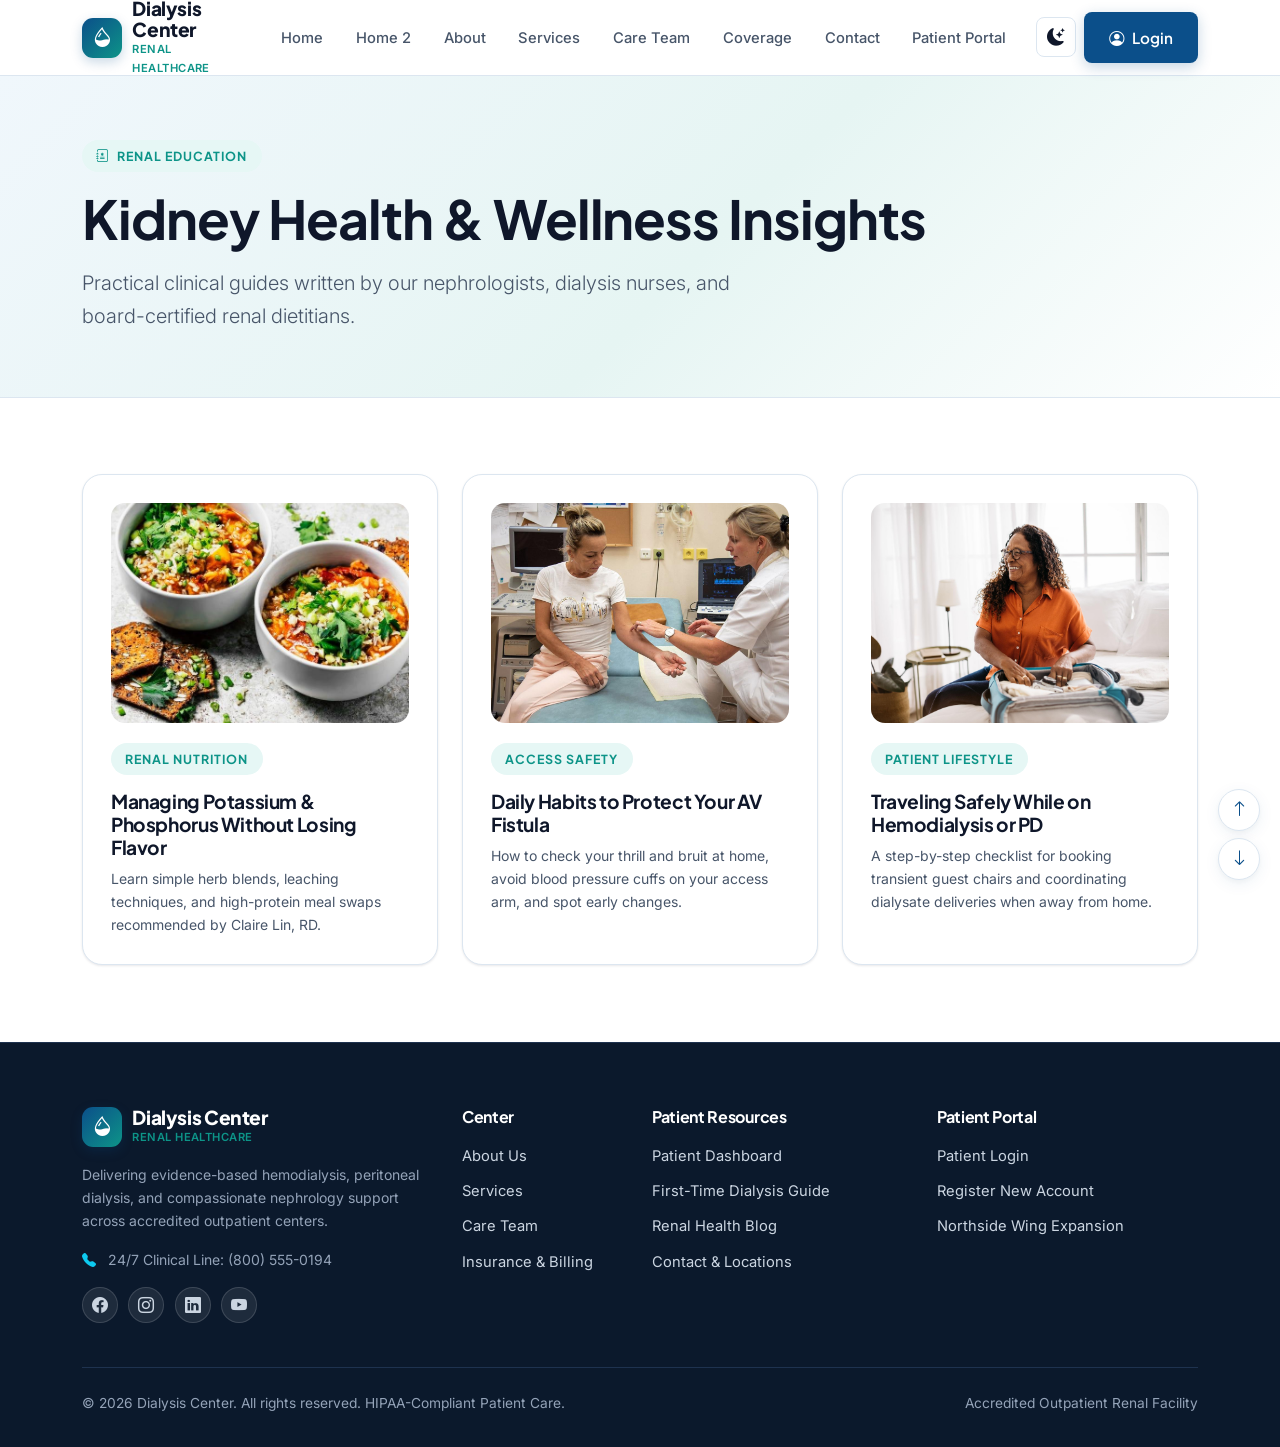
<file: blog.html>
<!DOCTYPE html>
<html lang="en">

<head>
  <meta charset="UTF-8">
  <meta name="viewport" content="width=device-width, initial-scale=1.0">
  <title>Renal Health Blog &amp; Patient Education | Dialysis Center</title>
  <meta name="description" content="Evidence-based articles on kidney nutrition, AV fistula care, home peritoneal dialysis, and living well on dialysis.">
  <link rel="icon" type="image/svg+xml" href="assets/images/favicon.svg">
  <link href="https://cdn.jsdelivr.net/npm/bootstrap@5.3.3/dist/css/bootstrap.min.css" rel="stylesheet">
  <link href="https://cdn.jsdelivr.net/npm/bootstrap-icons@1.11.3/font/bootstrap-icons.min.css" rel="stylesheet">
  <link rel="stylesheet" href="assets/css/style.css">
  <link rel="stylesheet" href="assets/css/rtl.css">
</head>

<body>
  <a href="#main-content" class="skip-link">Skip to main content</a>
  <header class="site-navbar">
    <div class="container h-100 d-flex align-items-center justify-content-between gap-3">
      <a href="index.html" class="navbar-brand-wrap">
        <span class="brand-mark"><i class="bi bi-droplet-half"></i></span>
        <span><span class="brand-title d-block">Dialysis Center</span><span class="brand-subtitle">Renal Healthcare</span></span>
      </a>
      <nav class="d-none d-xl-block" aria-label="Primary Navigation">
        <ul class="nav-links-desktop">
          <li><a href="index.html" class="nav-item-link">Home</a></li>
          <li><a href="home2.html" class="nav-item-link">Home 2</a></li>
          <li><a href="about.html" class="nav-item-link">About</a></li>
          <li><a href="services.html" class="nav-item-link">Services</a></li>
          <li><a href="care-team.html" class="nav-item-link">Care Team</a></li>
          <li><a href="pricing.html" class="nav-item-link">Coverage</a></li>
          <li><a href="contact.html" class="nav-item-link">Contact</a></li>
          <li><a href="patient-dashboard.html" class="nav-item-link">Patient Portal</a></li>
        </ul>
      </nav>
      <div class="d-flex align-items-center gap-2">
        <button type="button" class="icon-btn theme-toggle" aria-label="Toggle color theme"><i class="bi bi-moon-stars-fill"></i></button>
        <a href="login.html" class="btn-medical btn-medical-primary d-none d-xl-inline-flex"><i class="bi bi-person-circle"></i> Login</a>
        <button type="button" class="icon-btn nav-toggle d-xl-none" aria-label="Open menu"><i class="bi bi-list fs-4"></i></button>
      </div>
    </div>
  </header>

  <main id="main-content">
    <section class="page-banner">
      <div class="container">
        <span class="section-eyebrow"><i class="bi bi-journal-medical"></i> Renal Education</span>
        <h1 class="mb-3">Kidney Health &amp; Wellness Insights</h1>
        <p class="lead mb-0" style="max-width: 680px;">Practical clinical guides written by our nephrologists, dialysis nurses, and board-certified renal dietitians.</p>
      </div>
    </section>

    <section class="section-pad">
      <div class="container">
        <div class="row g-4">
          <div class="col-md-4 reveal">
            <article class="medical-card">
              <div class="service-img-wrap">
                <img src="assets/images/image copy 13.png" alt="Healthy renal-friendly meal bowls with fresh herbs">
              </div>
              <span class="section-eyebrow">Renal Nutrition</span>
              <h4 class="mb-2">Managing Potassium &amp; Phosphorus Without Losing Flavor</h4>
              <p class="small mb-0">Learn simple herb blends, leaching techniques, and high-protein meal swaps recommended by Claire Lin, RD.</p>
            </article>
          </div>
          <div class="col-md-4 reveal">
            <article class="medical-card">
              <div class="service-img-wrap">
                <img src="assets/images/image copy 14.png" alt="Clinician checking patient's arm for AV fistula care">
              </div>
              <span class="section-eyebrow">Access Safety</span>
              <h4 class="mb-2">Daily Habits to Protect Your AV Fistula</h4>
              <p class="small mb-0">How to check your thrill and bruit at home, avoid blood pressure cuffs on your access arm, and spot early changes.</p>
            </article>
          </div>
          <div class="col-md-4 reveal">
            <article class="medical-card">
              <div class="service-img-wrap">
                <img src="assets/images/image copy 19.png" alt="Smiling older adult packing a carry-on suitcase for travel">
              </div>
              <span class="section-eyebrow">Patient Lifestyle</span>
              <h4 class="mb-2">Traveling Safely While on Hemodialysis or PD</h4>
              <p class="small mb-0">A step-by-step checklist for booking transient guest chairs and coordinating dialysate deliveries when away from home.</p>
            </article>
          </div>
        </div>
      </div>
    </section>
  </main>

  <footer class="site-footer">
    <div class="container">
      <div class="row g-4">
        <div class="col-lg-4">
          <a href="index.html" class="navbar-brand-wrap mb-3">
            <span class="brand-mark"><i class="bi bi-droplet-half"></i></span>
            <span>
              <span class="brand-title d-block">Dialysis Center</span>
              <span class="brand-subtitle">Renal Healthcare</span>
            </span>
          </a>
          <p class="small mb-3">
            Delivering evidence-based hemodialysis, peritoneal dialysis, and compassionate nephrology support across
            accredited outpatient centers.
          </p>
          <p class="small mb-3"><i class="bi bi-telephone-fill me-2 text-info"></i> 24/7 Clinical Line: (800) 555-0194
          </p>
          <div class="footer-social">
            <a href="#" aria-label="Facebook"><i class="bi bi-facebook"></i></a>
            <a href="#" aria-label="Instagram"><i class="bi bi-instagram"></i></a>
            <a href="#" aria-label="LinkedIn"><i class="bi bi-linkedin"></i></a>
            <a href="#" aria-label="YouTube"><i class="bi bi-youtube"></i></a>
          </div>
        </div>

        <div class="col-12 col-sm-4 col-lg-2">
          <h6 class="fw-bold mb-3">Center</h6>
          <ul class="footer-links">
            <li><a href="about.html">About Us</a></li>
            <li><a href="services.html">Services</a></li>
            <li><a href="care-team.html">Care Team</a></li>
            <li><a href="pricing.html">Insurance &amp; Billing</a></li>
          </ul>
        </div>

        <div class="col-12 col-sm-4 col-lg-3">
          <h6 class="fw-bold mb-3">Patient Resources</h6>
          <ul class="footer-links">
            <li><a href="patient-dashboard.html">Patient Dashboard</a></li>
            <li><a href="first-time-guide.html">First-Time Dialysis Guide</a></li>
            <li><a href="blog.html">Renal Health Blog</a></li>
            <li><a href="contact.html">Contact &amp; Locations</a></li>
          </ul>
        </div>

        <div class="col-12 col-sm-4 col-lg-3">
          <h6 class="fw-bold mb-3">Patient Portal</h6>
          <ul class="footer-links">
            <li><a href="login.html">Patient Login</a></li>
            <li><a href="register.html">Register New Account</a></li>
            <li><a href="coming-soon.html">Northside Wing Expansion</a></li>
          </ul>
        </div>
      </div>

      <div
        class="footer-bottom d-flex flex-column flex-sm-row justify-content-between align-items-center text-center text-sm-start gap-2">
        <span>&copy; 2026 Dialysis Center. All rights reserved. HIPAA-Compliant Patient Care.</span>
        <span>Accredited Outpatient Renal Facility</span>
      </div>
    </div>
  </footer>
  <script src="https://cdn.jsdelivr.net/npm/bootstrap@5.3.3/dist/js/bootstrap.bundle.min.js"></script>
  <script src="assets/js/main.js"></script>
</body>
</html>
</file>
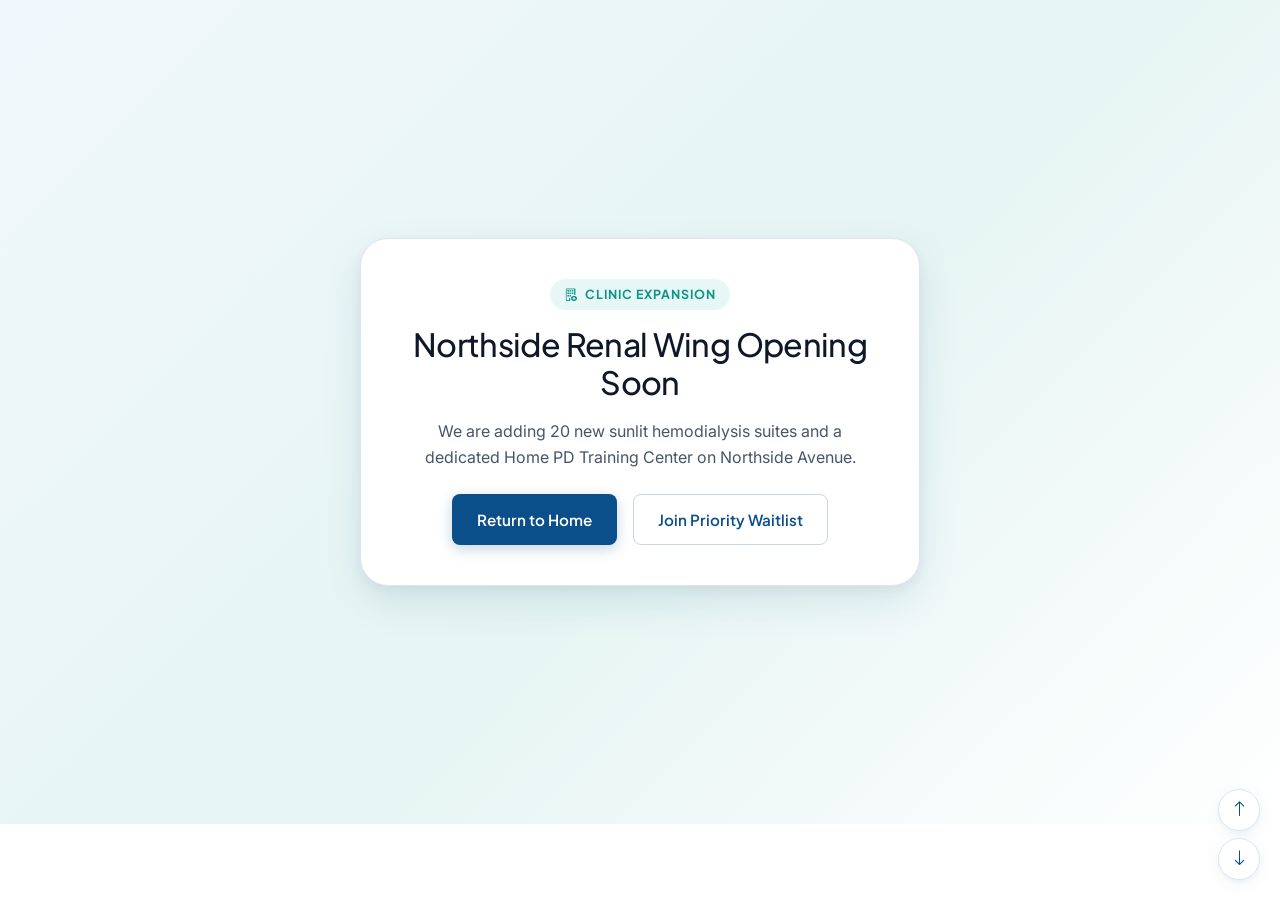
<file: coming-soon.html>
<!DOCTYPE html>
<html lang="en">

<head>
  <meta charset="UTF-8">
  <meta name="viewport" content="width=device-width, initial-scale=1.0">
  <title>Northside Renal Wing Opening Soon | Dialysis Center</title>
  <link rel="icon" type="image/svg+xml" href="assets/images/favicon.svg">
  <link href="https://cdn.jsdelivr.net/npm/bootstrap@5.3.3/dist/css/bootstrap.min.css" rel="stylesheet">
  <link href="https://cdn.jsdelivr.net/npm/bootstrap-icons@1.11.3/font/bootstrap-icons.min.css" rel="stylesheet">
  <link rel="stylesheet" href="assets/css/style.css">
</head>

<body>
  <main class="auth-wrapper text-center">
    <div class="auth-card" style="max-width: 560px;">
      <span class="section-eyebrow"><i class="bi bi-building-add"></i> Clinic Expansion</span>
      <h1 class="h2 mb-3">Northside Renal Wing Opening Soon</h1>
      <p class="mb-4">We are adding 20 new sunlit hemodialysis suites and a dedicated Home PD Training Center on Northside Avenue.</p>
      <div class="d-flex flex-wrap justify-content-center gap-3">
        <a href="index.html" class="btn-medical btn-medical-primary">Return to Home</a>
        <a href="contact.html" class="btn-medical btn-medical-outline">Join Priority Waitlist</a>
      </div>
    </div>
  </main>
  <script src="assets/js/main.js"></script>
</body>
</html>
</file>
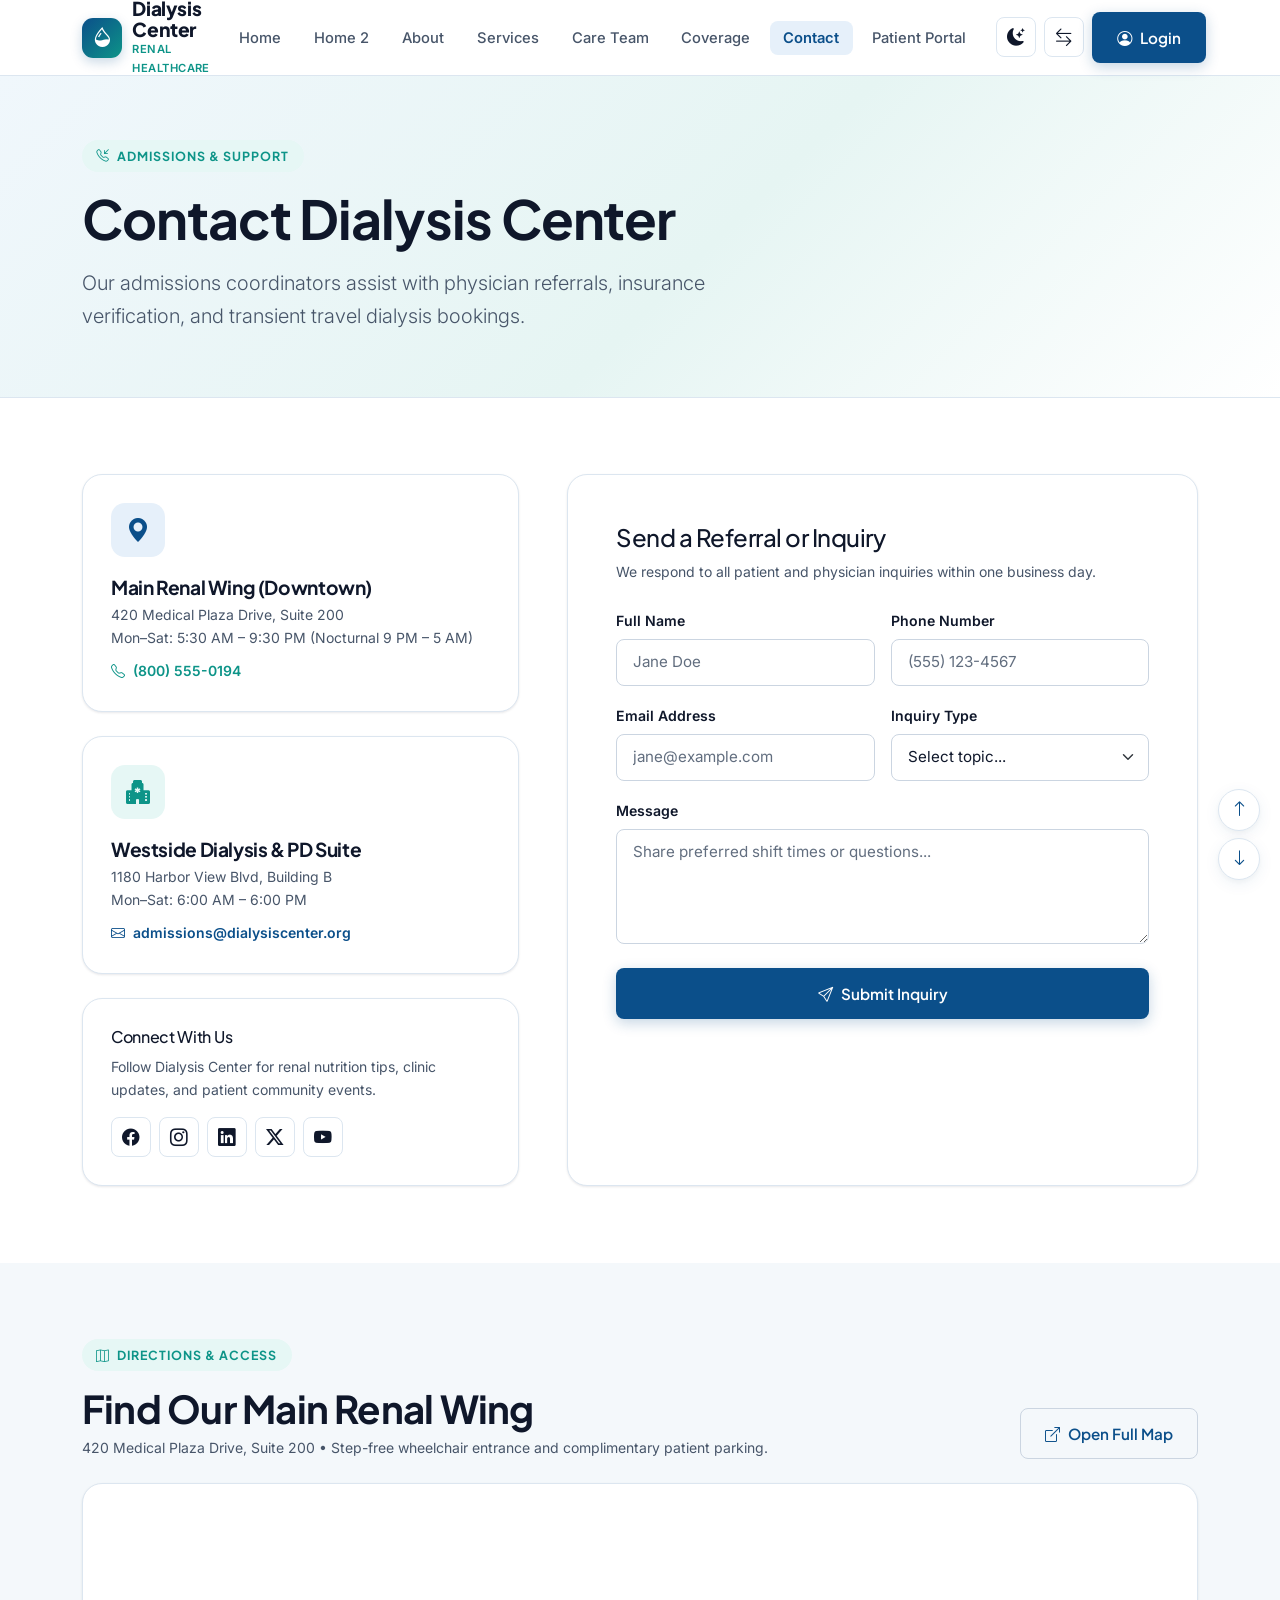
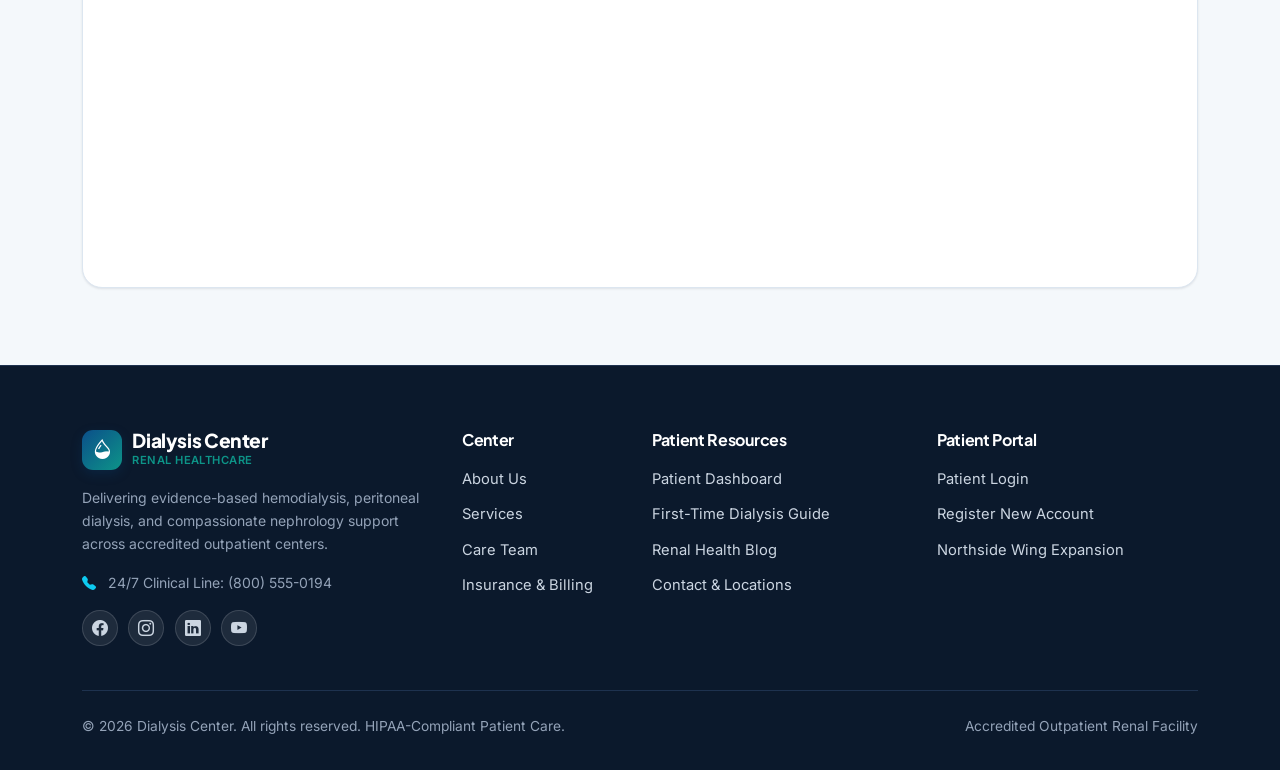
<file: contact.html>
<!DOCTYPE html>
<html lang="en">

<head>
  <meta charset="UTF-8">
  <meta name="viewport" content="width=device-width, initial-scale=1.0">
  <title>Contact &amp; Clinic Locations | Dialysis Center</title>
  <meta name="description"
    content="Contact Dialysis Center admissions, 24/7 clinical support, or schedule a tour at our Main Renal Wing and Westside Dialysis Suite.">
  <link rel="icon" type="image/svg+xml" href="assets/images/favicon.svg">

  <link href="https://cdn.jsdelivr.net/npm/bootstrap@5.3.3/dist/css/bootstrap.min.css" rel="stylesheet">
  <link href="https://cdn.jsdelivr.net/npm/bootstrap-icons@1.11.3/font/bootstrap-icons.min.css" rel="stylesheet">
  <link rel="stylesheet" href="assets/css/style.css">
  <link rel="stylesheet" href="assets/css/rtl.css">
</head>

<body>
  <a href="#main-content" class="skip-link">Skip to main content</a>

  <header class="site-navbar">
    <div class="container h-100 d-flex align-items-center justify-content-between gap-3">
      <a href="index.html" class="navbar-brand-wrap">
        <span class="brand-mark"><i class="bi bi-droplet-half"></i></span>
        <span><span class="brand-title d-block">Dialysis Center</span><span class="brand-subtitle">Renal
            Healthcare</span></span>
      </a>
      <nav class="d-none d-xl-block" aria-label="Primary Navigation">
        <ul class="nav-links-desktop">
          <li><a href="index.html" class="nav-item-link">Home</a></li>
          <li><a href="home2.html" class="nav-item-link">Home 2</a></li>
          <li><a href="about.html" class="nav-item-link">About</a></li>
          <li><a href="services.html" class="nav-item-link">Services</a></li>
          <li><a href="care-team.html" class="nav-item-link">Care Team</a></li>
          <li><a href="pricing.html" class="nav-item-link">Coverage</a></li>
          <li><a href="contact.html" class="nav-item-link active">Contact</a></li>
          <li><a href="patient-dashboard.html" class="nav-item-link">Patient Portal</a></li>
        </ul>
      </nav>
      <div class="d-flex align-items-center gap-2">
        <button type="button" class="icon-btn theme-toggle" aria-label="Toggle color theme"><i
            class="bi bi-moon-stars-fill"></i></button>
        <button type="button" class="icon-btn rtl-toggle" aria-label="Toggle RTL"><i
            class="bi bi-arrow-left-right"></i></button>
        <a href="login.html" class="btn-medical btn-medical-primary d-none d-xl-inline-flex"><i
            class="bi bi-person-circle"></i> Login</a>
        <button type="button" class="icon-btn nav-toggle d-xl-none" aria-label="Open menu"><i
            class="bi bi-list fs-4"></i></button>
      </div>
    </div>
  </header>

  <div class="drawer-overlay" id="drawerOverlay"></div>
  <aside class="mobile-drawer" id="mobileDrawer" aria-label="Mobile Navigation">
    <div class="d-flex align-items-center justify-content-between pb-3 border-bottom">
      <a href="index.html" class="navbar-brand-wrap"><span class="brand-mark"><i
            class="bi bi-droplet-half"></i></span><span class="brand-title">Dialysis Center</span></a>
      <button type="button" class="icon-btn drawer-close" aria-label="Close menu"><i class="bi bi-x-lg"></i></button>
    </div>
    <nav class="drawer-nav-list">
      <a href="index.html"><i class="bi bi-house-heart"></i> Home</a>
      <a href="home2.html"><i class="bi bi-house-add"></i> Home 2</a>
      <a href="about.html"><i class="bi bi-hospital"></i> About</a>
      <a href="services.html"><i class="bi bi-heart-pulse"></i> Services</a>
      <a href="care-team.html"><i class="bi bi-people"></i> Care Team</a>
      <a href="pricing.html"><i class="bi bi-shield-check"></i> Coverage</a>
      <a href="contact.html" class="active"><i class="bi bi-telephone"></i> Contact</a>
      <a href="patient-dashboard.html"><i class="bi bi-speedometer2"></i> Patient Portal</a>
    </nav>
    <div class="mt-auto pt-3 border-top d-grid gap-2">
      <a href="login.html" class="btn-medical btn-medical-primary w-100">Patient Login</a>
      <a href="register.html" class="btn-medical btn-medical-outline w-100">Register Account</a>
    </div>
  </aside>

  <main id="main-content">
    <section class="page-banner">
      <div class="container">
        <span class="section-eyebrow"><i class="bi bi-telephone-inbound"></i> Admissions &amp; Support</span>
        <h1 class="mb-3">Contact Dialysis Center</h1>
        <p class="lead mb-0" style="max-width: 680px;">
          Our admissions coordinators assist with physician referrals, insurance verification, and transient travel
          dialysis bookings.
        </p>
      </div>
    </section>

    <section class="section-pad">
      <div class="container">
        <div class="row g-5">
          <div class="col-lg-5">
            <div class="d-grid gap-4">
              <div class="medical-card">
                <div class="icon-box-lg"><i class="bi bi-geo-alt-fill"></i></div>
                <h4 class="mb-1">Main Renal Wing (Downtown)</h4>
                <p class="small mb-2">420 Medical Plaza Drive, Suite 200<br>Mon–Sat: 5:30 AM – 9:30 PM (Nocturnal 9 PM –
                  5 AM)</p>
                <span class="small fw-semibold" style="color: var(--brand-teal);"><i class="bi bi-telephone me-1"></i>
                  (800) 555-0194</span>
              </div>
              <div class="medical-card">
                <div class="icon-box-lg icon-box-teal"><i class="bi bi-hospital-fill"></i></div>
                <h4 class="mb-1">Westside Dialysis &amp; PD Suite</h4>
                <p class="small mb-2">1180 Harbor View Blvd, Building B<br>Mon–Sat: 6:00 AM – 6:00 PM</p>
                <span class="small fw-semibold" style="color: var(--brand-blue);"><i class="bi bi-envelope me-1"></i>
                  admissions@dialysiscenter.org</span>
              </div>
              <div class="medical-card">
                <h4 class="h6 mb-2">Connect With Us</h4>
                <p class="small mb-3">Follow Dialysis Center for renal nutrition tips, clinic updates, and patient
                  community events.</p>
                <div class="d-flex flex-wrap gap-2">
                  <a href="#social-facebook" class="icon-btn" aria-label="Dialysis Center on Facebook"
                    title="Facebook"><i class="bi bi-facebook"></i></a>
                  <a href="#social-instagram" class="icon-btn" aria-label="Dialysis Center on Instagram"
                    title="Instagram"><i class="bi bi-instagram"></i></a>
                  <a href="#social-linkedin" class="icon-btn" aria-label="Dialysis Center on LinkedIn"
                    title="LinkedIn"><i class="bi bi-linkedin"></i></a>
                  <a href="#social-twitter" class="icon-btn" aria-label="Dialysis Center on X" title="X (Twitter)"><i
                      class="bi bi-twitter-x"></i></a>
                  <a href="#social-youtube" class="icon-btn" aria-label="Dialysis Center on YouTube" title="YouTube"><i
                      class="bi bi-youtube"></i></a>
                </div>
              </div>
            </div>
          </div>

          <div class="col-lg-7">
            <div class="medical-card p-4 p-md-5">
              <h2 class="h4 mb-2">Send a Referral or Inquiry</h2>
              <p class="small mb-4">We respond to all patient and physician inquiries within one business day.</p>

              <form data-validate="true"
                data-success-msg="Thank you! Our renal admissions coordinator will contact you shortly." novalidate>
                <div class="alert d-none form-feedback" role="alert"></div>
                <div class="row g-3">
                  <div class="col-md-6">
                    <label for="contactName" class="form-label">Full Name</label>
                    <input type="text" id="contactName" class="form-control" placeholder="Jane Doe" required>
                  </div>
                  <div class="col-md-6">
                    <label for="contactPhone" class="form-label">Phone Number</label>
                    <input type="tel" id="contactPhone" class="form-control" placeholder="(555) 123-4567" required>
                  </div>
                  <div class="col-md-6">
                    <label for="contactEmail" class="form-label">Email Address</label>
                    <input type="email" id="contactEmail" class="form-control" placeholder="jane@example.com" required>
                  </div>
                  <div class="col-md-6">
                    <label for="contactTopic" class="form-label">Inquiry Type</label>
                    <select id="contactTopic" class="form-select" required>
                      <option value="">Select topic...</option>
                      <option>New Patient Admission</option>
                      <option>Transient / Travel Dialysis</option>
                      <option>Home Peritoneal Dialysis Info</option>
                      <option>Insurance &amp; Billing Question</option>
                    </select>
                  </div>
                  <div class="col-12">
                    <label for="contactMessage" class="form-label">Message</label>
                    <textarea id="contactMessage" rows="4" class="form-control"
                      placeholder="Share preferred shift times or questions..." required></textarea>
                  </div>
                </div>
                <div class="mt-4">
                  <button type="submit" class="btn-medical btn-medical-primary w-100">
                    <i class="bi bi-send"></i> Submit Inquiry
                  </button>
                </div>
              </form>
            </div>
          </div>
        </div>
      </div>
    </section>

    <!-- Interactive Clinic Map -->
    <section class="section-pad bg-clinical-alt">
      <div class="container">
        <div class="row align-items-end mb-4 g-3">
          <div class="col-md-8">
            <span class="section-eyebrow"><i class="bi bi-map"></i> Directions &amp; Access</span>
            <h2 class="mb-1">Find Our Main Renal Wing</h2>
            <p class="small mb-0">420 Medical Plaza Drive, Suite 200 • Step-free wheelchair entrance and complimentary
              patient parking.</p>
          </div>
          <div class="col-md-4 d-md-flex justify-content-md-end">
            <a href="https://www.openstreetmap.org/?mlat=40.7580&amp;mlon=-73.9855#map=15/40.7580/-73.9855"
              target="_blank" rel="noopener noreferrer" class="btn-medical btn-medical-outline btn-sm">
              <i class="bi bi-box-arrow-up-right"></i> Open Full Map
            </a>
          </div>
        </div>

        <div class="medical-card p-2 overflow-hidden">
          <iframe title="Dialysis Center Main Renal Wing Map"
            src="https://www.openstreetmap.org/export/embed.html?bbox=-73.9955%2C40.7520%2C-73.9755%2C40.7640&amp;layer=mapnik&amp;marker=40.7580%2C-73.9855"
            style="width: 100%; height: 380px; border: 0; border-radius: 14px;" loading="lazy"
            referrerpolicy="no-referrer-when-downgrade">
          </iframe>
        </div>
      </div>
    </section>
  </main>

  <footer class="site-footer">
    <div class="container">
      <div class="row g-4">
        <div class="col-lg-4">
          <a href="index.html" class="navbar-brand-wrap mb-3">
            <span class="brand-mark"><i class="bi bi-droplet-half"></i></span>
            <span>
              <span class="brand-title d-block">Dialysis Center</span>
              <span class="brand-subtitle">Renal Healthcare</span>
            </span>
          </a>
          <p class="small mb-3">
            Delivering evidence-based hemodialysis, peritoneal dialysis, and compassionate nephrology support across
            accredited outpatient centers.
          </p>
          <p class="small mb-3"><i class="bi bi-telephone-fill me-2 text-info"></i> 24/7 Clinical Line: (800) 555-0194
          </p>
          <div class="footer-social">
            <a href="#" aria-label="Facebook"><i class="bi bi-facebook"></i></a>
            <a href="#" aria-label="Instagram"><i class="bi bi-instagram"></i></a>
            <a href="#" aria-label="LinkedIn"><i class="bi bi-linkedin"></i></a>
            <a href="#" aria-label="YouTube"><i class="bi bi-youtube"></i></a>
          </div>
        </div>

        <div class="col-12 col-sm-4 col-lg-2">
          <h6 class="fw-bold mb-3">Center</h6>
          <ul class="footer-links">
            <li><a href="about.html">About Us</a></li>
            <li><a href="services.html">Services</a></li>
            <li><a href="care-team.html">Care Team</a></li>
            <li><a href="pricing.html">Insurance &amp; Billing</a></li>
          </ul>
        </div>

        <div class="col-12 col-sm-4 col-lg-3">
          <h6 class="fw-bold mb-3">Patient Resources</h6>
          <ul class="footer-links">
            <li><a href="patient-dashboard.html">Patient Dashboard</a></li>
            <li><a href="first-time-guide.html">First-Time Dialysis Guide</a></li>
            <li><a href="blog.html">Renal Health Blog</a></li>
            <li><a href="contact.html">Contact &amp; Locations</a></li>
          </ul>
        </div>

        <div class="col-12 col-sm-4 col-lg-3">
          <h6 class="fw-bold mb-3">Patient Portal</h6>
          <ul class="footer-links">
            <li><a href="login.html">Patient Login</a></li>
            <li><a href="register.html">Register New Account</a></li>
            <li><a href="coming-soon.html">Northside Wing Expansion</a></li>
          </ul>
        </div>
      </div>

      <div
        class="footer-bottom d-flex flex-column flex-sm-row justify-content-between align-items-center text-center text-sm-start gap-2">
        <span>&copy; 2026 Dialysis Center. All rights reserved. HIPAA-Compliant Patient Care.</span>
        <span>Accredited Outpatient Renal Facility</span>
      </div>
    </div>
  </footer>

  <script src="https://cdn.jsdelivr.net/npm/bootstrap@5.3.3/dist/js/bootstrap.bundle.min.js"></script>
  <script src="assets/js/main.js"></script>
</body>

</html>
</file>
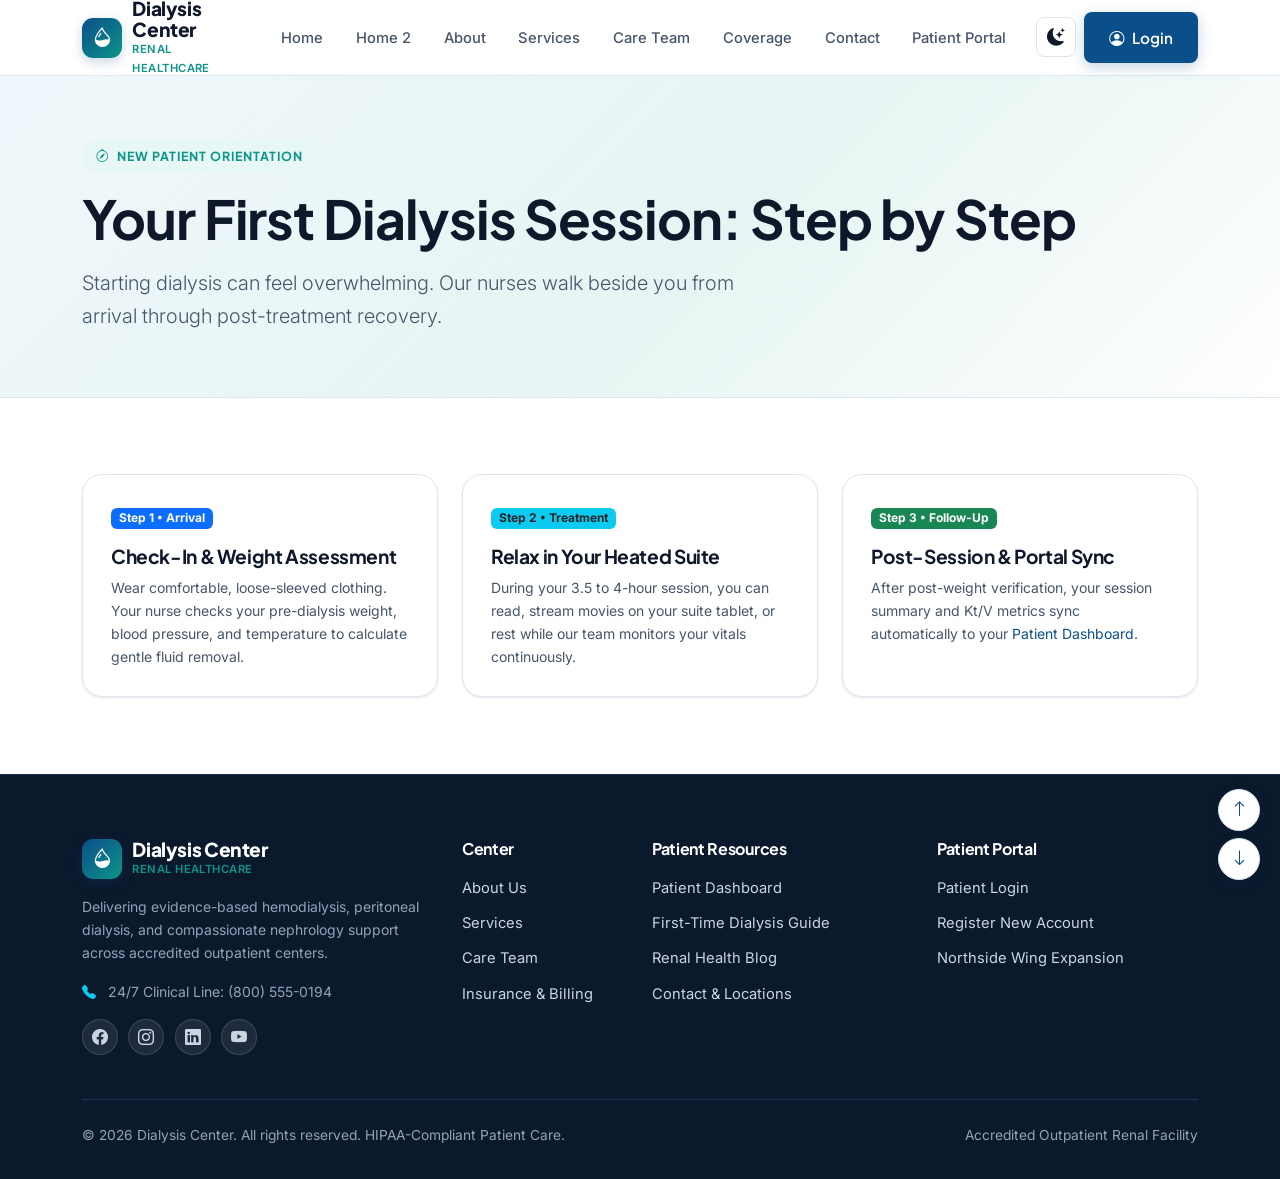
<file: first-time-guide.html>
<!DOCTYPE html>
<html lang="en">

<head>
  <meta charset="UTF-8">
  <meta name="viewport" content="width=device-width, initial-scale=1.0">
  <title>First-Time Dialysis Guide | Dialysis Center</title>
  <meta name="description"
    content="Everything new patients need to know before their first dialysis session: what to bring, what to expect, and how our care team supports you.">
  <link rel="icon" type="image/svg+xml" href="assets/images/favicon.svg">
  <link href="https://cdn.jsdelivr.net/npm/bootstrap@5.3.3/dist/css/bootstrap.min.css" rel="stylesheet">
  <link href="https://cdn.jsdelivr.net/npm/bootstrap-icons@1.11.3/font/bootstrap-icons.min.css" rel="stylesheet">
  <link rel="stylesheet" href="assets/css/style.css">
  <link rel="stylesheet" href="assets/css/rtl.css">
</head>

<body>
  <a href="#main-content" class="skip-link">Skip to main content</a>
  <header class="site-navbar">
    <div class="container h-100 d-flex align-items-center justify-content-between gap-3">
      <a href="index.html" class="navbar-brand-wrap">
        <span class="brand-mark"><i class="bi bi-droplet-half"></i></span>
        <span><span class="brand-title d-block">Dialysis Center</span><span class="brand-subtitle">Renal
            Healthcare</span></span>
      </a>
      <nav class="d-none d-xl-block" aria-label="Primary Navigation">
        <ul class="nav-links-desktop">
          <li><a href="index.html" class="nav-item-link">Home</a></li>
          <li><a href="home2.html" class="nav-item-link">Home 2</a></li>
          <li><a href="about.html" class="nav-item-link">About</a></li>
          <li><a href="services.html" class="nav-item-link">Services</a></li>
          <li><a href="care-team.html" class="nav-item-link">Care Team</a></li>
          <li><a href="pricing.html" class="nav-item-link">Coverage</a></li>
          <li><a href="contact.html" class="nav-item-link">Contact</a></li>
          <li><a href="patient-dashboard.html" class="nav-item-link">Patient Portal</a></li>
        </ul>
      </nav>
      <div class="d-flex align-items-center gap-2">
        <button type="button" class="icon-btn theme-toggle" aria-label="Toggle color theme"><i
            class="bi bi-moon-stars-fill"></i></button>
        <a href="login.html" class="btn-medical btn-medical-primary d-none d-xl-inline-flex"><i
            class="bi bi-person-circle"></i> Login</a>
        <button type="button" class="icon-btn nav-toggle d-xl-none" aria-label="Open menu"><i
            class="bi bi-list fs-4"></i></button>
      </div>
    </div>
  </header>

  <main id="main-content">
    <section class="page-banner">
      <div class="container">
        <span class="section-eyebrow"><i class="bi bi-compass"></i> New Patient Orientation</span>
        <h1 class="mb-3">Your First Dialysis Session: Step by Step</h1>
        <p class="lead mb-0" style="max-width: 700px;">Starting dialysis can feel overwhelming. Our nurses walk beside
          you from arrival through post-treatment recovery.</p>
      </div>
    </section>

    <section class="section-pad">
      <div class="container">
        <div class="row g-4">
          <div class="col-md-4 reveal">
            <div class="medical-card">
              <span class="badge bg-primary mb-3">Step 1 • Arrival</span>
              <h4>Check-In &amp; Weight Assessment</h4>
              <p class="small mb-0">Wear comfortable, loose-sleeved clothing. Your nurse checks your pre-dialysis
                weight, blood pressure, and temperature to calculate gentle fluid removal.</p>
            </div>
          </div>
          <div class="col-md-4 reveal">
            <div class="medical-card">
              <span class="badge bg-info text-dark mb-3">Step 2 • Treatment</span>
              <h4>Relax in Your Heated Suite</h4>
              <p class="small mb-0">During your 3.5 to 4-hour session, you can read, stream movies on your suite tablet,
                or rest while our team monitors your vitals continuously.</p>
            </div>
          </div>
          <div class="col-md-4 reveal">
            <div class="medical-card">
              <span class="badge bg-success mb-3">Step 3 • Follow-Up</span>
              <h4>Post-Session &amp; Portal Sync</h4>
              <p class="small mb-0">After post-weight verification, your session summary and Kt/V metrics sync
                automatically to your <a href="patient-dashboard.html">Patient Dashboard</a>.</p>
            </div>
          </div>
        </div>
      </div>
    </section>
  </main>

  <footer class="site-footer">
    <div class="container">
      <div class="row g-4">
        <div class="col-lg-4">
          <a href="index.html" class="navbar-brand-wrap mb-3">
            <span class="brand-mark"><i class="bi bi-droplet-half"></i></span>
            <span>
              <span class="brand-title d-block">Dialysis Center</span>
              <span class="brand-subtitle">Renal Healthcare</span>
            </span>
          </a>
          <p class="small mb-3">
            Delivering evidence-based hemodialysis, peritoneal dialysis, and compassionate nephrology support across
            accredited outpatient centers.
          </p>
          <p class="small mb-3"><i class="bi bi-telephone-fill me-2 text-info"></i> 24/7 Clinical Line: (800) 555-0194
          </p>
          <div class="footer-social">
            <a href="#" aria-label="Facebook"><i class="bi bi-facebook"></i></a>
            <a href="#" aria-label="Instagram"><i class="bi bi-instagram"></i></a>
            <a href="#" aria-label="LinkedIn"><i class="bi bi-linkedin"></i></a>
            <a href="#" aria-label="YouTube"><i class="bi bi-youtube"></i></a>
          </div>
        </div>

        <div class="col-12 col-sm-4 col-lg-2">
          <h6 class="fw-bold mb-3">Center</h6>
          <ul class="footer-links">
            <li><a href="about.html">About Us</a></li>
            <li><a href="services.html">Services</a></li>
            <li><a href="care-team.html">Care Team</a></li>
            <li><a href="pricing.html">Insurance &amp; Billing</a></li>
          </ul>
        </div>

        <div class="col-12 col-sm-4 col-lg-3">
          <h6 class="fw-bold mb-3">Patient Resources</h6>
          <ul class="footer-links">
            <li><a href="patient-dashboard.html">Patient Dashboard</a></li>
            <li><a href="first-time-guide.html">First-Time Dialysis Guide</a></li>
            <li><a href="blog.html">Renal Health Blog</a></li>
            <li><a href="contact.html">Contact &amp; Locations</a></li>
          </ul>
        </div>

        <div class="col-12 col-sm-4 col-lg-3">
          <h6 class="fw-bold mb-3">Patient Portal</h6>
          <ul class="footer-links">
            <li><a href="login.html">Patient Login</a></li>
            <li><a href="register.html">Register New Account</a></li>
            <li><a href="coming-soon.html">Northside Wing Expansion</a></li>
          </ul>
        </div>
      </div>

      <div
        class="footer-bottom d-flex flex-column flex-sm-row justify-content-between align-items-center text-center text-sm-start gap-2">
        <span>&copy; 2026 Dialysis Center. All rights reserved. HIPAA-Compliant Patient Care.</span>
        <span>Accredited Outpatient Renal Facility</span>
      </div>
    </div>
  </footer>
  <script src="https://cdn.jsdelivr.net/npm/bootstrap@5.3.3/dist/js/bootstrap.bundle.min.js"></script>
  <script src="assets/js/main.js"></script>
</body>

</html>
</file>
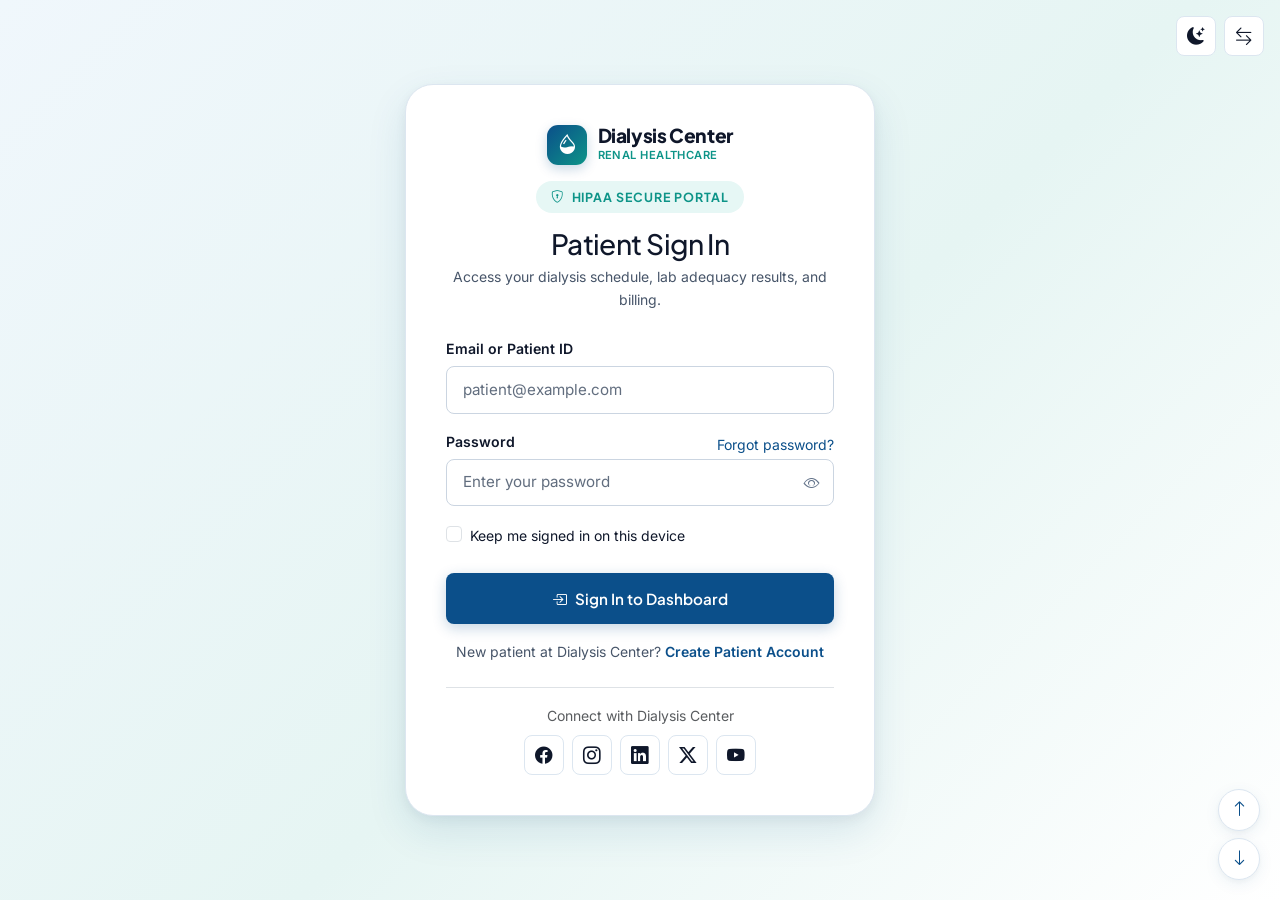
<file: login.html>
<!DOCTYPE html>
<html lang="en">

<head>
  <meta charset="UTF-8">
  <meta name="viewport" content="width=device-width, initial-scale=1.0">
  <title>Patient Login | Dialysis Center</title>
  <meta name="description" content="Sign in to your Dialysis Center Patient Portal to manage dialysis appointments, view lab records, and access billing.">
  <link rel="icon" type="image/svg+xml" href="assets/images/favicon.svg">

  <link href="https://cdn.jsdelivr.net/npm/bootstrap@5.3.3/dist/css/bootstrap.min.css" rel="stylesheet">
  <link href="https://cdn.jsdelivr.net/npm/bootstrap-icons@1.11.3/font/bootstrap-icons.min.css" rel="stylesheet">
  <link rel="stylesheet" href="assets/css/style.css">
  <link rel="stylesheet" href="assets/css/rtl.css">
</head>

<body>
  <div class="position-fixed top-0 end-0 p-3 z-3 d-flex align-items-center gap-2">
    <button type="button" class="icon-btn theme-toggle" aria-label="Toggle color theme">
      <i class="bi bi-moon-stars-fill" aria-hidden="true"></i>
    </button>
    <button type="button" class="icon-btn rtl-toggle" aria-label="Toggle RTL layout" title="Toggle RTL">
      <i class="bi bi-arrow-left-right" aria-hidden="true"></i>
    </button>
  </div>

  <main class="auth-wrapper" style="min-height: 100vh;">
    <div class="auth-card">
      <div class="text-center mb-4">
        <a href="index.html" class="navbar-brand-wrap d-flex justify-content-center mb-3" aria-label="Dialysis Center Home">
          <span class="brand-mark"><i class="bi bi-droplet-half"></i></span>
          <span class="text-start">
            <span class="brand-title d-block">Dialysis Center</span>
            <span class="brand-subtitle">Renal Healthcare</span>
          </span>
        </a>
        <span class="section-eyebrow"><i class="bi bi-shield-lock"></i> HIPAA Secure Portal</span>
        <h1 class="h3 mb-1">Patient Sign In</h1>
        <p class="small mb-0">Access your dialysis schedule, lab adequacy results, and billing.</p>
      </div>

      <form data-validate="true" data-redirect="patient-dashboard.html" data-success-msg="Signed in! Redirecting to your Patient Dashboard..." novalidate>
        <div class="alert d-none form-feedback" role="alert"></div>

        <div class="mb-3">
          <label for="loginEmail" class="form-label">Email or Patient ID</label>
          <input type="email" id="loginEmail" class="form-control" placeholder="patient@example.com" required>
        </div>

        <div class="mb-3">
          <div class="d-flex justify-content-between align-items-center">
            <label for="loginPassword" class="form-label">Password</label>
            <a href="contact.html" class="small">Forgot password?</a>
          </div>
          <div class="password-field">
            <input type="password" id="loginPassword" class="form-control" placeholder="Enter your password" required>
            <button type="button" class="password-toggle" data-target="loginPassword" aria-label="Show password">
              <i class="bi bi-eye"></i>
            </button>
          </div>
        </div>

        <div class="form-check mb-4">
          <input class="form-check-input" type="checkbox" id="rememberMe">
          <label class="form-check-label small" for="rememberMe">Keep me signed in on this device</label>
        </div>

        <button type="submit" class="btn-medical btn-medical-primary w-100 mb-3">
          <i class="bi bi-box-arrow-in-right"></i> Sign In to Dashboard
        </button>
      </form>

      <p class="text-center small mb-0">
        New patient at Dialysis Center? <a href="register.html" class="fw-semibold">Create Patient Account</a>
      </p>

      <div class="pt-3 mt-4 border-top text-center">
        <span class="d-block small text-muted mb-2">Connect with Dialysis Center</span>
        <div class="d-flex justify-content-center gap-2">
          <a href="#social-facebook" class="icon-btn" aria-label="Dialysis Center on Facebook" title="Facebook"><i class="bi bi-facebook"></i></a>
          <a href="#social-instagram" class="icon-btn" aria-label="Dialysis Center on Instagram" title="Instagram"><i class="bi bi-instagram"></i></a>
          <a href="#social-linkedin" class="icon-btn" aria-label="Dialysis Center on LinkedIn" title="LinkedIn"><i class="bi bi-linkedin"></i></a>
          <a href="#social-twitter" class="icon-btn" aria-label="Dialysis Center on X" title="X (Twitter)"><i class="bi bi-twitter-x"></i></a>
          <a href="#social-youtube" class="icon-btn" aria-label="Dialysis Center on YouTube" title="YouTube"><i class="bi bi-youtube"></i></a>
        </div>
      </div>
    </div>
  </main>

  <script src="https://cdn.jsdelivr.net/npm/bootstrap@5.3.3/dist/js/bootstrap.bundle.min.js"></script>
  <script src="assets/js/main.js"></script>
</body>
</html>
</file>
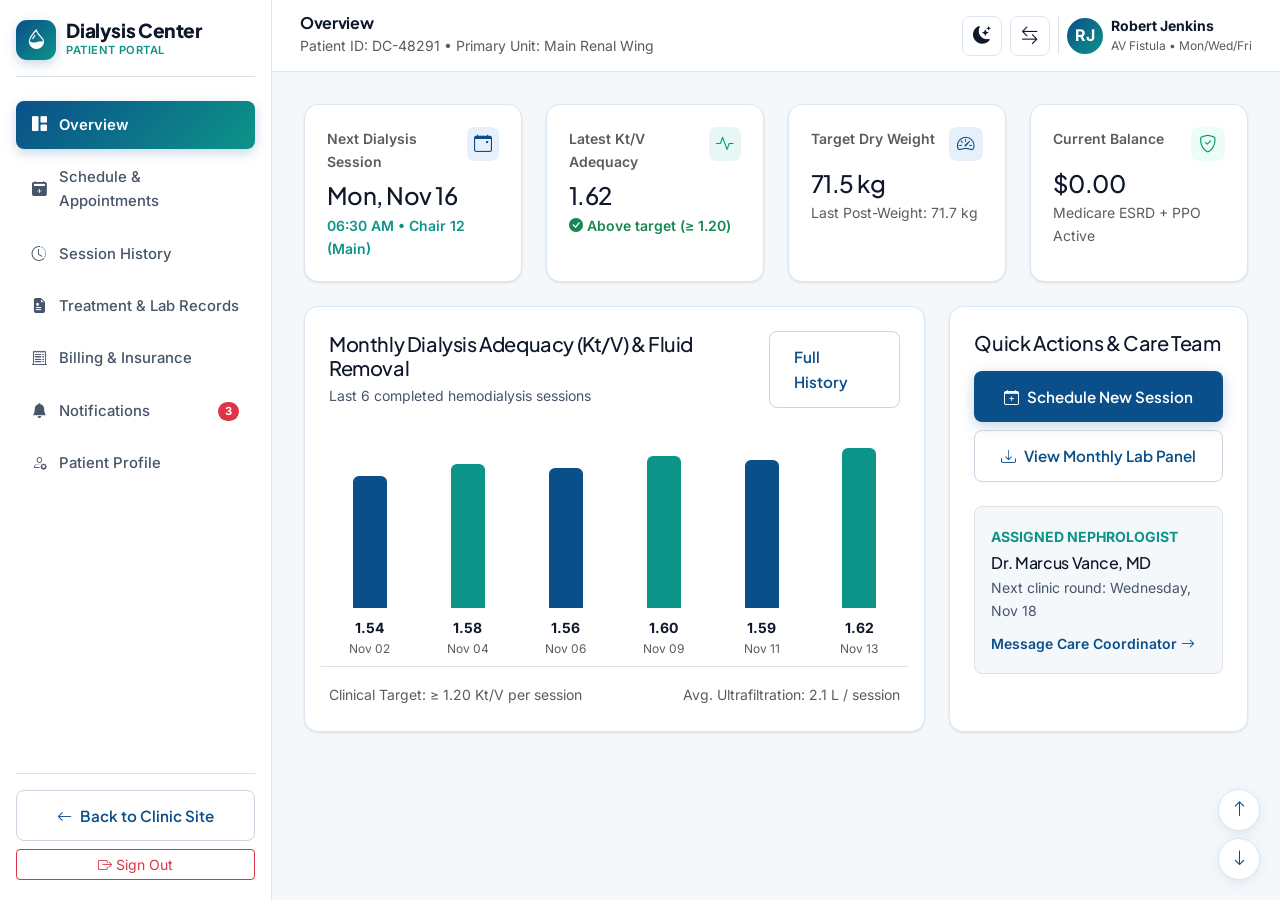
<file: patient-dashboard.html>
<!DOCTYPE html>
<html lang="en">

<head>
  <meta charset="UTF-8">
  <meta name="viewport" content="width=device-width, initial-scale=1.0">
  <title>Patient Dashboard | Dialysis Center</title>
  <meta name="description" content="Patient portal for scheduling dialysis sessions, reviewing treatment history, accessing lab records, managing billing, and updating patient profiles.">
  <link rel="icon" type="image/svg+xml" href="assets/images/favicon.svg">

  <link href="https://cdn.jsdelivr.net/npm/bootstrap@5.3.3/dist/css/bootstrap.min.css" rel="stylesheet">
  <link href="https://cdn.jsdelivr.net/npm/bootstrap-icons@1.11.3/font/bootstrap-icons.min.css" rel="stylesheet">
  <link rel="stylesheet" href="assets/css/style.css">
  <link rel="stylesheet" href="assets/css/rtl.css">
</head>

<body>
  <div class="dashboard-shell">
    <!-- Sidebar -->
    <aside class="dashboard-sidebar" id="dashboardSidebar" aria-label="Patient Portal Sidebar">
      <div class="d-flex align-items-center justify-content-between pb-3 border-bottom">
        <a href="index.html" class="navbar-brand-wrap">
          <span class="brand-mark"><i class="bi bi-droplet-half"></i></span>
          <span>
            <span class="brand-title d-block">Dialysis Center</span>
            <span class="brand-subtitle">Patient Portal</span>
          </span>
        </a>
        <button type="button" class="icon-btn d-xl-none" id="sidebarClose" aria-label="Close dashboard sidebar">
          <i class="bi bi-x-lg"></i>
        </button>
      </div>

      <nav class="dash-nav-list">
        <button type="button" class="dash-nav-link active" data-view="overview">
          <i class="bi bi-grid-1x2-fill"></i> Overview
        </button>
        <button type="button" class="dash-nav-link" data-view="schedule">
          <i class="bi bi-calendar2-plus-fill"></i> Schedule &amp; Appointments
        </button>
        <button type="button" class="dash-nav-link" data-view="history">
          <i class="bi bi-clock-history"></i> Session History
        </button>
        <button type="button" class="dash-nav-link" data-view="records">
          <i class="bi bi-file-earmark-medical-fill"></i> Treatment &amp; Lab Records
        </button>
        <button type="button" class="dash-nav-link" data-view="billing">
          <i class="bi bi-receipt-cutoff"></i> Billing &amp; Insurance
        </button>
        <button type="button" class="dash-nav-link" data-view="notifications">
          <i class="bi bi-bell-fill"></i> Notifications
          <span class="badge bg-danger rounded-pill ms-auto" id="notifCountBadge">3</span>
        </button>
        <button type="button" class="dash-nav-link" data-view="profile">
          <i class="bi bi-person-gear"></i> Patient Profile
        </button>
      </nav>

      <div class="pt-3 border-top d-grid gap-2">
        <a href="index.html" class="btn-medical btn-medical-outline btn-sm w-100">
          <i class="bi bi-arrow-left"></i> Back to Clinic Site
        </a>
        <a href="login.html" class="btn btn-sm btn-outline-danger w-100">
          <i class="bi bi-box-arrow-right"></i> Sign Out
        </a>
      </div>
    </aside>

    <!-- Main Dashboard Area -->
    <div class="dashboard-main">
      <!-- Topbar -->
      <header class="dashboard-topbar gap-2">
        <div class="d-flex align-items-center gap-2 gap-sm-3 flex-grow-1" style="min-width: 0;">
          <button type="button" class="icon-btn d-xl-none flex-shrink-0" id="sidebarToggle" aria-label="Toggle dashboard sidebar">
            <i class="bi bi-list fs-4"></i>
          </button>
          <div style="min-width: 0;">
            <h1 class="h6 h5-sm mb-0 fw-bold text-truncate" id="dashTitle">Overview</h1>
            <span class="small text-muted d-none d-sm-inline">Patient ID: DC-48291 • Primary Unit: Main Renal Wing</span>
          </div>
        </div>

        <div class="d-flex align-items-center gap-2 flex-shrink-0">
          <button type="button" class="icon-btn theme-toggle" aria-label="Toggle color theme">
            <i class="bi bi-moon-stars-fill"></i>
          </button>
          <button type="button" class="icon-btn rtl-toggle" aria-label="Toggle RTL layout" title="Toggle RTL">
            <i class="bi bi-arrow-left-right"></i>
          </button>
          <div class="d-flex align-items-center gap-2 ps-2 border-start">
            <span class="rounded-circle d-inline-flex align-items-center justify-content-center fw-bold text-white flex-shrink-0" style="width: 36px; height: 36px; background: var(--gradient-primary);">RJ</span>
            <div class="d-none d-md-block lh-sm">
              <strong class="small d-block">Robert Jenkins</strong>
              <span class="text-muted" style="font-size: 0.75rem;">AV Fistula • Mon/Wed/Fri</span>
            </div>
          </div>
        </div>
      </header>

      <!-- Views Container -->
      <main class="dashboard-content">

        <!-- 1. OVERVIEW VIEW -->
        <section class="dash-view is-active" id="view-overview" data-title="Overview">
          <div class="row g-4 mb-4">
            <div class="col-sm-6 col-xl-3">
              <div class="dash-stat-card">
                <div class="d-flex justify-content-between align-items-start mb-2">
                  <span class="small fw-semibold text-muted">Next Dialysis Session</span>
                  <span class="icon-btn" style="width: 34px; height: 34px; background: var(--brand-blue-light); color: var(--brand-blue); border: none;"><i class="bi bi-calendar-event"></i></span>
                </div>
                <h3 class="h4 mb-1">Mon, Nov 16</h3>
                <p class="small mb-0" style="color: var(--brand-teal); font-weight: 600;">06:30 AM • Chair 12 (Main)</p>
              </div>
            </div>
            <div class="col-sm-6 col-xl-3">
              <div class="dash-stat-card">
                <div class="d-flex justify-content-between align-items-start mb-2">
                  <span class="small fw-semibold text-muted">Latest Kt/V Adequacy</span>
                  <span class="icon-btn" style="width: 34px; height: 34px; background: var(--brand-teal-light); color: var(--brand-teal); border: none;"><i class="bi bi-activity"></i></span>
                </div>
                <h3 class="h4 mb-1">1.62</h3>
                <p class="small mb-0 text-success fw-semibold"><i class="bi bi-check-circle-fill"></i> Above target (&ge; 1.20)</p>
              </div>
            </div>
            <div class="col-sm-6 col-xl-3">
              <div class="dash-stat-card">
                <div class="d-flex justify-content-between align-items-start mb-2">
                  <span class="small fw-semibold text-muted">Target Dry Weight</span>
                  <span class="icon-btn" style="width: 34px; height: 34px; background: var(--brand-blue-light); color: var(--brand-blue); border: none;"><i class="bi bi-speedometer2"></i></span>
                </div>
                <h3 class="h4 mb-1">71.5 kg</h3>
                <p class="small mb-0 text-muted">Last Post-Weight: 71.7 kg</p>
              </div>
            </div>
            <div class="col-sm-6 col-xl-3">
              <div class="dash-stat-card">
                <div class="d-flex justify-content-between align-items-start mb-2">
                  <span class="small fw-semibold text-muted">Current Balance</span>
                  <span class="icon-btn" style="width: 34px; height: 34px; background: var(--status-success-bg); color: var(--status-success); border: none;"><i class="bi bi-shield-check"></i></span>
                </div>
                <h3 class="h4 mb-1">$0.00</h3>
                <p class="small mb-0 text-muted">Medicare ESRD + PPO Active</p>
              </div>
            </div>
          </div>

          <div class="row g-4">
            <div class="col-lg-8">
              <div class="dash-panel h-100">
                <div class="d-flex justify-content-between align-items-center mb-4">
                  <div>
                    <h2 class="h5 mb-1">Monthly Dialysis Adequacy (Kt/V) &amp; Fluid Removal</h2>
                    <p class="small mb-0">Last 6 completed hemodialysis sessions</p>
                  </div>
                  <a href="#history" data-jump-view="history" class="btn-medical btn-medical-outline btn-sm">Full History</a>
                </div>

                <!-- Clean Accessible Bar Visualization -->
                <div class="row g-3 align-items-end text-center pt-3 pb-2 border-bottom" style="min-height: 210px;">
                  <div class="col">
                    <div class="mx-auto rounded-top" style="width: 34px; height: 132px; background: var(--brand-blue);" title="Kt/V 1.54"></div>
                    <span class="d-block small fw-bold mt-2">1.54</span>
                    <span class="d-block text-muted" style="font-size: 0.75rem;">Nov 02</span>
                  </div>
                  <div class="col">
                    <div class="mx-auto rounded-top" style="width: 34px; height: 144px; background: var(--brand-teal);" title="Kt/V 1.58"></div>
                    <span class="d-block small fw-bold mt-2">1.58</span>
                    <span class="d-block text-muted" style="font-size: 0.75rem;">Nov 04</span>
                  </div>
                  <div class="col">
                    <div class="mx-auto rounded-top" style="width: 34px; height: 140px; background: var(--brand-blue);" title="Kt/V 1.56"></div>
                    <span class="d-block small fw-bold mt-2">1.56</span>
                    <span class="d-block text-muted" style="font-size: 0.75rem;">Nov 06</span>
                  </div>
                  <div class="col">
                    <div class="mx-auto rounded-top" style="width: 34px; height: 152px; background: var(--brand-teal);" title="Kt/V 1.60"></div>
                    <span class="d-block small fw-bold mt-2">1.60</span>
                    <span class="d-block text-muted" style="font-size: 0.75rem;">Nov 09</span>
                  </div>
                  <div class="col">
                    <div class="mx-auto rounded-top" style="width: 34px; height: 148px; background: var(--brand-blue);" title="Kt/V 1.59"></div>
                    <span class="d-block small fw-bold mt-2">1.59</span>
                    <span class="d-block text-muted" style="font-size: 0.75rem;">Nov 11</span>
                  </div>
                  <div class="col">
                    <div class="mx-auto rounded-top" style="width: 34px; height: 160px; background: var(--brand-teal);" title="Kt/V 1.62"></div>
                    <span class="d-block small fw-bold mt-2">1.62</span>
                    <span class="d-block text-muted" style="font-size: 0.75rem;">Nov 13</span>
                  </div>
                </div>
                <div class="d-flex justify-content-between align-items-center pt-3 small text-muted">
                  <span>Clinical Target: &ge; 1.20 Kt/V per session</span>
                  <span>Avg. Ultrafiltration: 2.1 L / session</span>
                </div>
              </div>
            </div>

            <div class="col-lg-4">
              <div class="dash-panel h-100">
                <h2 class="h5 mb-3">Quick Actions &amp; Care Team</h2>
                <div class="d-grid gap-2 mb-4">
                  <button type="button" class="btn-medical btn-medical-primary w-100" data-jump-view="schedule">
                    <i class="bi bi-calendar-plus"></i> Schedule New Session
                  </button>
                  <button type="button" class="btn-medical btn-medical-outline w-100" data-jump-view="records">
                    <i class="bi bi-download"></i> View Monthly Lab Panel
                  </button>
                </div>
                <div class="p-3 rounded-3 border" style="background: var(--bg-secondary);">
                  <span class="small text-uppercase fw-bold" style="color: var(--brand-teal);">Assigned Nephrologist</span>
                  <h4 class="h6 mt-1 mb-1">Dr. Marcus Vance, MD</h4>
                  <p class="small mb-2">Next clinic round: Wednesday, Nov 18</p>
                  <a href="contact.html" class="small fw-semibold">Message Care Coordinator <i class="bi bi-arrow-right"></i></a>
                </div>
              </div>
            </div>
          </div>
        </section>

        <!-- 2. SCHEDULE & APPOINTMENTS VIEW -->
        <section class="dash-view" id="view-schedule" data-title="Schedule & Appointments">
          <div class="row g-4">
            <div class="col-lg-5">
              <div class="dash-panel">
                <h2 class="h5 mb-3">Book a Dialysis Session</h2>
                <div class="alert alert-success d-none" id="scheduleSuccessAlert" role="alert">
                  <i class="bi bi-check-circle-fill me-2"></i> Session scheduled and added to your upcoming appointments.
                </div>
                <form id="scheduleSessionForm">
                  <div class="mb-3">
                    <label for="sessionDate" class="form-label">Preferred Date</label>
                    <input type="date" id="sessionDate" class="form-control" required>
                  </div>
                  <div class="mb-3">
                    <label for="sessionShift" class="form-label">Preferred Shift</label>
                    <select id="sessionShift" class="form-select" required>
                      <option value="06:30 AM (Morning)">06:30 AM – 10:30 AM (Morning)</option>
                      <option value="11:30 AM (Midday)">11:30 AM – 03:30 PM (Midday)</option>
                      <option value="04:30 PM (Afternoon)">04:30 PM – 08:30 PM (Afternoon)</option>
                      <option value="09:00 PM (Nocturnal)">09:00 PM – 05:00 AM (Nocturnal)</option>
                    </select>
                  </div>
                  <div class="mb-3">
                    <label for="sessionType" class="form-label">Treatment Modality</label>
                    <select id="sessionType" class="form-select" required>
                      <option value="In-Center Hemodialysis">In-Center Hemodialysis</option>
                      <option value="Nocturnal Hemodialysis">Nocturnal Hemodialysis</option>
                      <option value="PD Monthly Clinic Check">PD Monthly Clinic Check</option>
                      <option value="Vascular Access Ultrasound">Vascular Access Ultrasound</option>
                    </select>
                  </div>
                  <div class="mb-4">
                    <label for="sessionUnit" class="form-label">Clinic Location</label>
                    <select id="sessionUnit" class="form-select" required>
                      <option value="Main Renal Wing">Main Renal Wing (Downtown)</option>
                      <option value="Westside Dialysis Suite">Westside Dialysis Suite</option>
                    </select>
                  </div>
                  <button type="submit" class="btn-medical btn-medical-primary w-100">
                    <i class="bi bi-calendar-check"></i> Confirm Session Request
                  </button>
                </form>
              </div>
            </div>

            <div class="col-lg-7">
              <div class="dash-panel">
                <h2 class="h5 mb-3">Upcoming Appointments</h2>
                <div class="table-responsive">
                  <table class="table table-medical">
                    <thead>
                      <tr>
                        <th>Date</th>
                        <th>Shift</th>
                        <th>Modality</th>
                        <th>Unit</th>
                        <th>Physician</th>
                        <th>Status</th>
                        <th>Action</th>
                      </tr>
                    </thead>
                    <tbody id="upcomingSessionsBody">
                      <tr>
                        <td class="fw-semibold">2026-11-16</td>
                        <td>06:30 AM (Morning)</td>
                        <td>In-Center Hemodialysis</td>
                        <td>Main Renal Wing</td>
                        <td>Dr. Marcus Vance</td>
                        <td><span class="status-pill scheduled"><i class="bi bi-calendar-check"></i> Scheduled</span></td>
                        <td><button type="button" class="btn btn-sm btn-outline-danger cancel-appt-btn">Cancel</button></td>
                      </tr>
                      <tr>
                        <td class="fw-semibold">2026-11-18</td>
                        <td>06:30 AM (Morning)</td>
                        <td>In-Center Hemodialysis</td>
                        <td>Main Renal Wing</td>
                        <td>Dr. Marcus Vance</td>
                        <td><span class="status-pill scheduled"><i class="bi bi-calendar-check"></i> Scheduled</span></td>
                        <td><button type="button" class="btn btn-sm btn-outline-danger cancel-appt-btn">Cancel</button></td>
                      </tr>
                      <tr>
                        <td class="fw-semibold">2026-11-20</td>
                        <td>06:30 AM (Morning)</td>
                        <td>In-Center Hemodialysis</td>
                        <td>Main Renal Wing</td>
                        <td>Dr. Marcus Vance</td>
                        <td><span class="status-pill scheduled"><i class="bi bi-calendar-check"></i> Scheduled</span></td>
                        <td><button type="button" class="btn btn-sm btn-outline-danger cancel-appt-btn">Cancel</button></td>
                      </tr>
                    </tbody>
                  </table>
                </div>
              </div>
            </div>
          </div>
        </section>

        <!-- 3. SESSION HISTORY VIEW -->
        <section class="dash-view" id="view-history" data-title="Session History">
          <div class="dash-panel">
            <div class="d-flex flex-wrap justify-content-between align-items-center gap-3 mb-4">
              <div>
                <h2 class="h5 mb-1">Dialysis Session History</h2>
                <p class="small mb-0">Verified vital signs, ultrafiltration volumes, and adequacy scores.</p>
              </div>
              <select id="historyFilter" class="form-select" style="max-width: 240px;" aria-label="Filter session history">
                <option value="all">All Modalities</option>
                <option value="hemo">In-Center Hemodialysis</option>
                <option value="nocturnal">Nocturnal Hemodialysis</option>
              </select>
            </div>

            <div class="table-responsive">
              <table class="table table-medical">
                <thead>
                  <tr>
                    <th>Date</th>
                    <th>Modality</th>
                    <th>Duration</th>
                    <th>Pre / Post Weight</th>
                    <th>UF Removed</th>
                    <th>Avg BP</th>
                    <th>Kt/V</th>
                    <th>Status</th>
                  </tr>
                </thead>
                <tbody id="historyTableBody">
                  <tr data-modality="hemo">
                    <td class="fw-semibold">Nov 13, 2026</td>
                    <td>In-Center Hemodialysis</td>
                    <td>4h 00m</td>
                    <td>73.8 kg / 71.7 kg</td>
                    <td>2.1 L</td>
                    <td>128 / 78 mmHg</td>
                    <td class="fw-bold text-success">1.62</td>
                    <td><span class="status-pill completed"><i class="bi bi-check-circle"></i> Completed</span></td>
                  </tr>
                  <tr data-modality="hemo">
                    <td class="fw-semibold">Nov 11, 2026</td>
                    <td>In-Center Hemodialysis</td>
                    <td>4h 00m</td>
                    <td>73.5 kg / 71.5 kg</td>
                    <td>2.0 L</td>
                    <td>130 / 80 mmHg</td>
                    <td class="fw-bold text-success">1.59</td>
                    <td><span class="status-pill completed"><i class="bi bi-check-circle"></i> Completed</span></td>
                  </tr>
                  <tr data-modality="hemo">
                    <td class="fw-semibold">Nov 09, 2026</td>
                    <td>In-Center Hemodialysis</td>
                    <td>4h 00m</td>
                    <td>74.0 kg / 71.6 kg</td>
                    <td>2.4 L</td>
                    <td>126 / 76 mmHg</td>
                    <td class="fw-bold text-success">1.60</td>
                    <td><span class="status-pill completed"><i class="bi bi-check-circle"></i> Completed</span></td>
                  </tr>
                  <tr data-modality="nocturnal">
                    <td class="fw-semibold">Nov 06, 2026</td>
                    <td>Nocturnal Hemodialysis</td>
                    <td>7h 00m</td>
                    <td>73.6 kg / 71.5 kg</td>
                    <td>2.1 L</td>
                    <td>122 / 74 mmHg</td>
                    <td class="fw-bold text-success">1.88</td>
                    <td><span class="status-pill completed"><i class="bi bi-check-circle"></i> Completed</span></td>
                  </tr>
                </tbody>
              </table>
            </div>
          </div>
        </section>

        <!-- 4. TREATMENT & LAB RECORDS VIEW -->
        <section class="dash-view" id="view-records" data-title="Treatment & Lab Records">
          <div class="row g-4 mb-4">
            <div class="col-md-6 col-xl-3">
              <div class="dash-stat-card">
                <span class="small text-muted fw-semibold">Hemoglobin (Hgb)</span>
                <h3 class="h4 mt-1 mb-1">11.4 g/dL</h3>
                <span class="status-pill completed">Target: 10.0–12.0 g/dL</span>
              </div>
            </div>
            <div class="col-md-6 col-xl-3">
              <div class="dash-stat-card">
                <span class="small text-muted fw-semibold">Serum Potassium (K+)</span>
                <h3 class="h4 mt-1 mb-1">4.6 mEq/L</h3>
                <span class="status-pill completed">Target: 3.5–5.0 mEq/L</span>
              </div>
            </div>
            <div class="col-md-6 col-xl-3">
              <div class="dash-stat-card">
                <span class="small text-muted fw-semibold">Phosphorus</span>
                <h3 class="h4 mt-1 mb-1">4.9 mg/dL</h3>
                <span class="status-pill completed">Target: 3.5–5.5 mg/dL</span>
              </div>
            </div>
            <div class="col-md-6 col-xl-3">
              <div class="dash-stat-card">
                <span class="small text-muted fw-semibold">Serum Albumin</span>
                <h3 class="h4 mt-1 mb-1">4.1 g/dL</h3>
                <span class="status-pill completed">Target: &ge; 4.0 g/dL</span>
              </div>
            </div>
          </div>

          <div class="dash-panel">
            <h2 class="h5 mb-3">Clinical Care Plan &amp; Vascular Access Notes</h2>
            <p class="mb-3">
              <strong>Access Type:</strong> Left Radiocephalic AV Fistula (Matured) — Blood Flow Rate (Qb): 420 mL/min, Arterial Pressure: -165 mmHg, Venous Pressure: +180 mmHg. No recirculation detected on Nov 2026 Doppler screening.
            </p>
            <p class="mb-0">
              <strong>Dietary Guidance (Claire Lin, RD):</strong> Continue 70g daily high-biological-value protein and limit sodium to &lt; 2,000 mg/day. Fluid allowance: 1,000 mL/day.
            </p>
          </div>
        </section>

        <!-- 5. BILLING & INSURANCE VIEW -->
        <section class="dash-view" id="view-billing" data-title="Billing & Insurance">
          <div class="row g-4">
            <div class="col-lg-4">
              <div class="dash-panel h-100">
                <span class="section-eyebrow">Active Coverage</span>
                <h2 class="h5 mb-2">Medicare ESRD + BlueCross PPO</h2>
                <p class="small mb-3">Policy ID: MCR-8841-2901 • Secondary Group: BC-44901</p>
                <div class="p-3 rounded-3 border" style="background: var(--bg-secondary);">
                  <div class="d-flex justify-content-between mb-1 small">
                    <span>Annual Out-of-Pocket Met</span>
                    <strong>100%</strong>
                  </div>
                  <div class="progress" style="height: 8px;">
                    <div class="progress-bar bg-success" style="width: 100%;"></div>
                  </div>
                </div>
              </div>
            </div>

            <div class="col-lg-8">
              <div class="dash-panel">
                <h2 class="h5 mb-3">Recent Billing Statements</h2>
                <div class="table-responsive">
                  <table class="table table-medical">
                    <thead>
                      <tr>
                        <th>Statement ID</th>
                        <th>Service Period</th>
                        <th>Billed</th>
                        <th>Insurance Covered</th>
                        <th>Patient Due</th>
                        <th>Status</th>
                      </tr>
                    </thead>
                    <tbody>
                      <tr>
                        <td class="fw-semibold">INV-2026-11</td>
                        <td>Nov 01 – Nov 15, 2026</td>
                        <td>$4,850.00</td>
                        <td>$4,850.00</td>
                        <td class="fw-bold">$0.00</td>
                        <td><span class="status-pill completed">Paid by Insurance</span></td>
                      </tr>
                      <tr>
                        <td class="fw-semibold">INV-2026-10</td>
                        <td>Oct 01 – Oct 31, 2026</td>
                        <td>$9,620.00</td>
                        <td>$9,620.00</td>
                        <td class="fw-bold">$0.00</td>
                        <td><span class="status-pill completed">Paid by Insurance</span></td>
                      </tr>
                    </tbody>
                  </table>
                </div>
              </div>
            </div>
          </div>
        </section>

        <!-- 6. NOTIFICATIONS VIEW -->
        <section class="dash-view" id="view-notifications" data-title="Notifications">
          <div class="dash-panel">
            <div class="d-flex justify-content-between align-items-center mb-4">
              <h2 class="h5 mb-0">Clinical &amp; Schedule Notifications</h2>
              <button type="button" class="btn-medical btn-medical-outline btn-sm" id="markNotificationsRead">
                Mark All Read
              </button>
            </div>
            <div class="d-grid gap-3">
              <div class="p-3 rounded-3 border border-primary notif-unread" style="background: var(--bg-secondary);">
                <div class="d-flex justify-content-between mb-1">
                  <strong class="small" style="color: var(--brand-blue);"><i class="bi bi-file-medical me-1"></i> Monthly Lab Results Posted</strong>
                  <span class="small text-muted">2 hours ago</span>
                </div>
                <p class="small mb-0">Your November metabolic panel and Kt/V adequacy (1.62) are now available in Treatment &amp; Lab Records.</p>
              </div>
              <div class="p-3 rounded-3 border border-primary notif-unread" style="background: var(--bg-secondary);">
                <div class="d-flex justify-content-between mb-1">
                  <strong class="small" style="color: var(--brand-teal);"><i class="bi bi-calendar-check me-1"></i> Chair 12 Confirmed for Mon, Nov 16</strong>
                  <span class="small text-muted">Yesterday</span>
                </div>
                <p class="small mb-0">Your 06:30 AM morning hemodialysis shift at Main Renal Wing is confirmed.</p>
              </div>
              <div class="p-3 rounded-3 border border-primary notif-unread" style="background: var(--bg-secondary);">
                <div class="d-flex justify-content-between mb-1">
                  <strong class="small"><i class="bi bi-shield-check me-1"></i> Insurance Claim Settled</strong>
                  <span class="small text-muted">3 days ago</span>
                </div>
                <p class="small mb-0">Statement INV-2026-10 ($9,620.00) has been fully settled by Medicare ESRD &amp; BlueCross PPO.</p>
              </div>
            </div>
          </div>
        </section>

        <!-- 7. PATIENT PROFILE VIEW -->
        <section class="dash-view" id="view-profile" data-title="Patient Profile">
          <div class="dash-panel" style="max-width: 780px;">
            <h2 class="h5 mb-3">Patient Profile &amp; Clinical Preferences</h2>
            <div class="alert alert-success d-none" id="profileSaveAlert" role="alert">
              <i class="bi bi-check-circle-fill me-2"></i> Patient profile updated successfully.
            </div>
            <form id="patientProfileForm">
              <div class="row g-3">
                <div class="col-md-6">
                  <label for="profName" class="form-label">Full Name</label>
                  <input type="text" id="profName" class="form-control" value="Robert Jenkins" required>
                </div>
                <div class="col-md-6">
                  <label for="profPhone" class="form-label">Phone Number</label>
                  <input type="tel" id="profPhone" class="form-control" value="(555) 234-8910" required>
                </div>
                <div class="col-md-6">
                  <label for="profEmail" class="form-label">Email Address</label>
                  <input type="email" id="profEmail" class="form-control" value="robert.jenkins@example.com" required>
                </div>
                <div class="col-md-6">
                  <label for="profBlood" class="form-label">Blood Type &amp; Access</label>
                  <input type="text" id="profBlood" class="form-control" value="O+ • Left AV Fistula" readonly>
                </div>
                <div class="col-md-6">
                  <label for="profEmergency" class="form-label">Emergency Contact</label>
                  <input type="text" id="profEmergency" class="form-control" value="Martha Jenkins (Spouse) - (555) 234-8911" required>
                </div>
                <div class="col-md-6">
                  <label for="profShift" class="form-label">Preferred Shift</label>
                  <select id="profShift" class="form-select">
                    <option selected>Morning (06:30 AM)</option>
                    <option>Midday (11:30 AM)</option>
                    <option>Afternoon (04:30 PM)</option>
                  </select>
                </div>
              </div>
              <div class="mt-4">
                <button type="submit" class="btn-medical btn-medical-primary">
                  <i class="bi bi-save me-1"></i> Save Profile Changes
                </button>
              </div>
            </form>
          </div>
        </section>

      </main>
    </div>
  </div>

  <script src="https://cdn.jsdelivr.net/npm/bootstrap@5.3.3/dist/js/bootstrap.bundle.min.js"></script>
  <script src="assets/js/main.js"></script>
  <script src="assets/js/dashboard.js"></script>
</body>
</html>
</file>
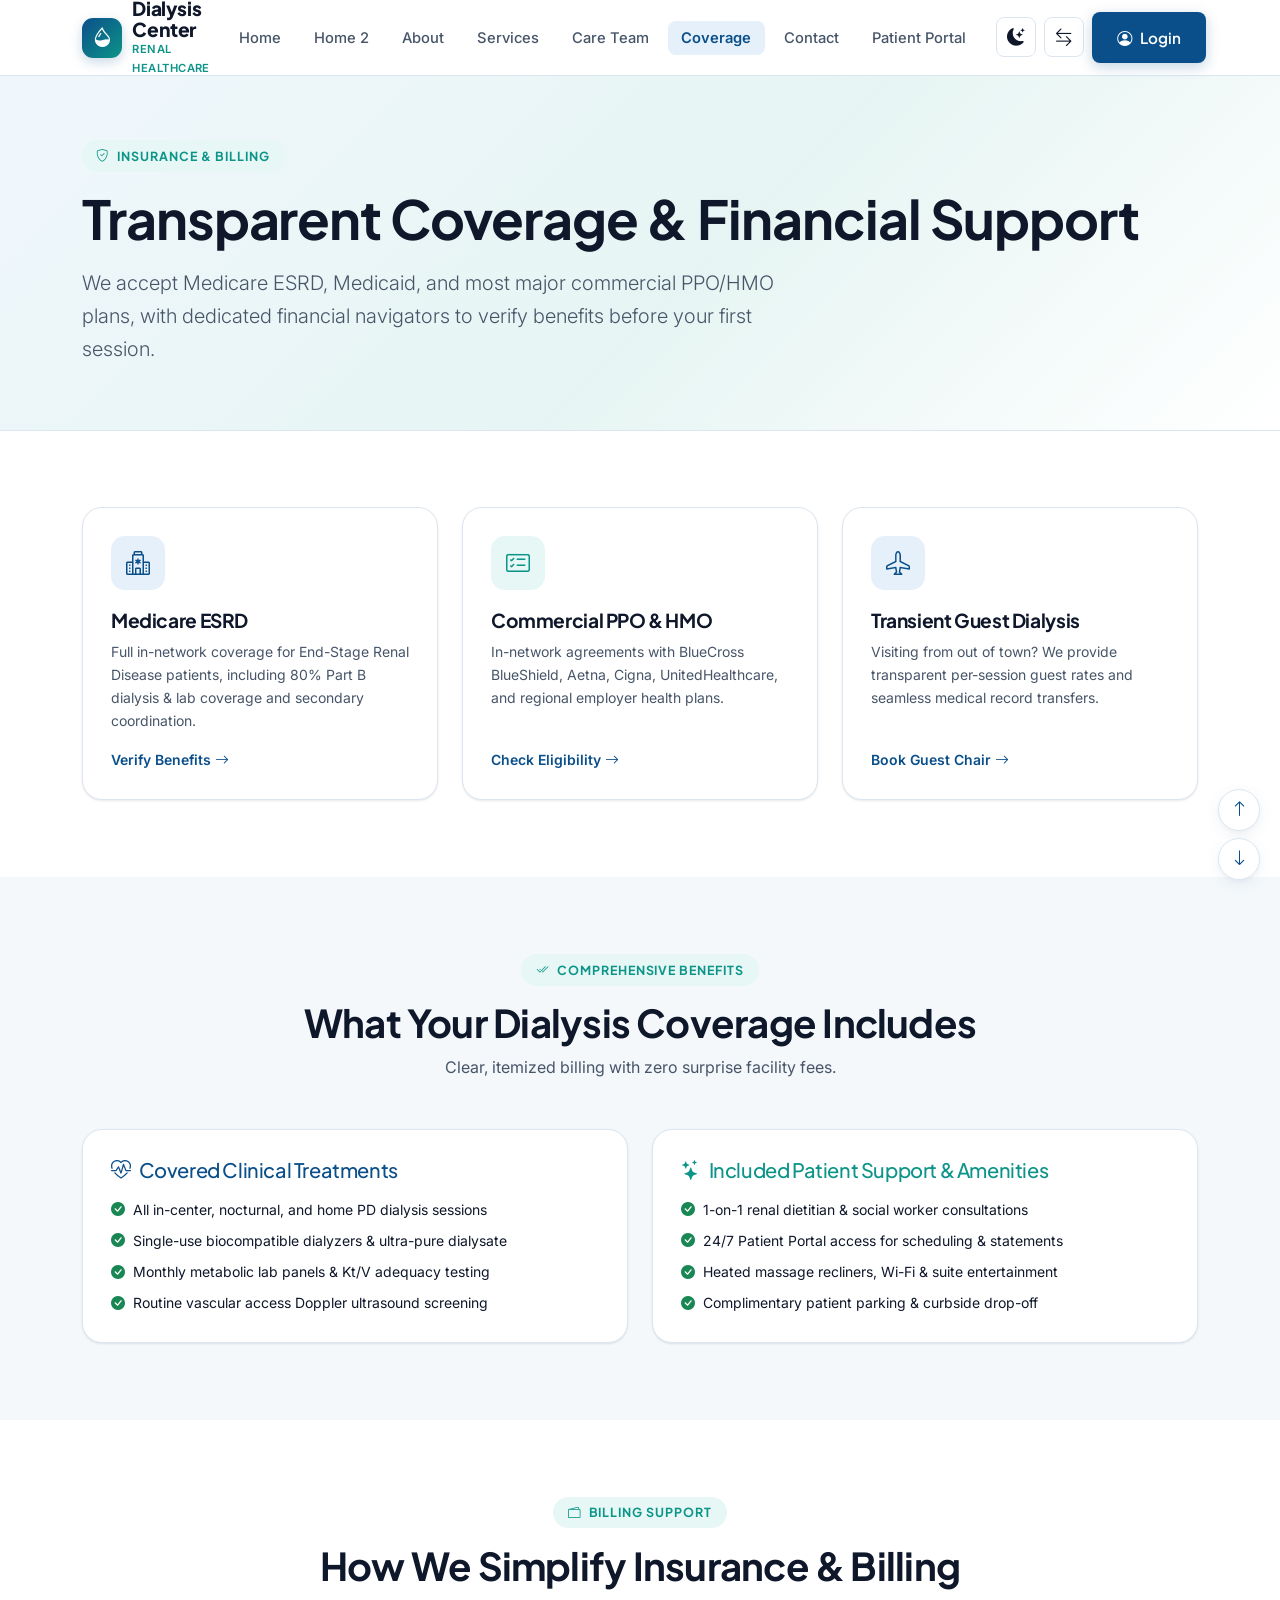
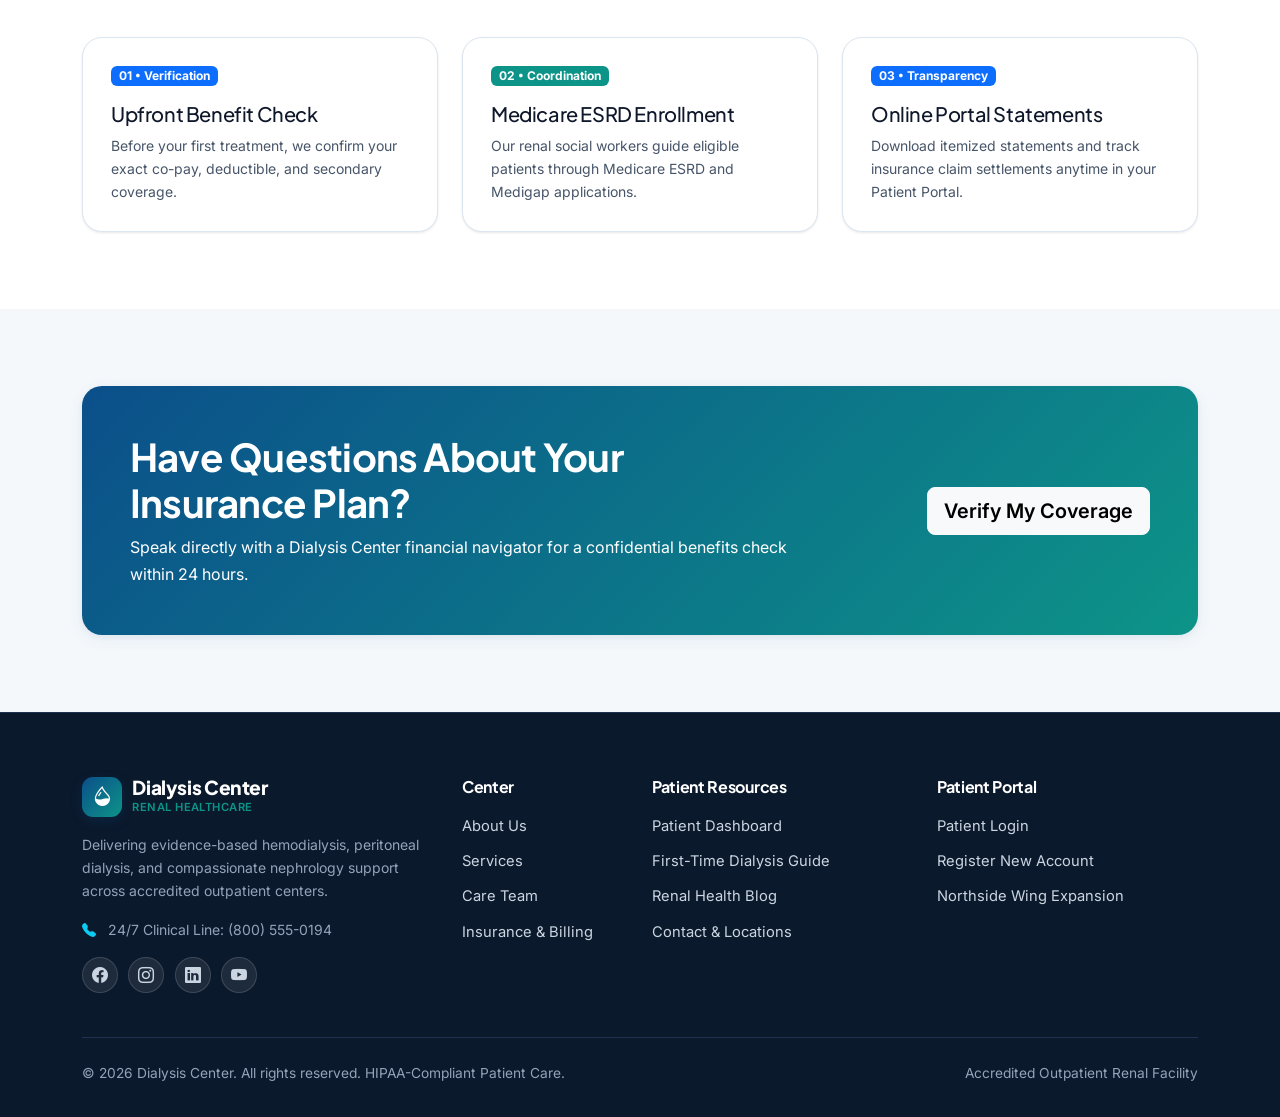
<file: pricing.html>
<!DOCTYPE html>
<html lang="en">

<head>
  <meta charset="UTF-8">
  <meta name="viewport" content="width=device-width, initial-scale=1.0">
  <title>Insurance &amp; Treatment Coverage | Dialysis Center</title>
  <meta name="description"
    content="Explore Medicare ESRD, commercial PPO insurance coverage, financial counseling, and transparent self-pay dialysis options at Dialysis Center.">
  <link rel="icon" type="image/svg+xml" href="assets/images/favicon.svg">
  <link href="https://cdn.jsdelivr.net/npm/bootstrap@5.3.3/dist/css/bootstrap.min.css" rel="stylesheet">
  <link href="https://cdn.jsdelivr.net/npm/bootstrap-icons@1.11.3/font/bootstrap-icons.min.css" rel="stylesheet">
  <link rel="stylesheet" href="assets/css/style.css">
  <link rel="stylesheet" href="assets/css/rtl.css">
</head>

<body>
  <a href="#main-content" class="skip-link">Skip to main content</a>
  <header class="site-navbar">
    <div class="container h-100 d-flex align-items-center justify-content-between gap-3">
      <a href="index.html" class="navbar-brand-wrap">
        <span class="brand-mark"><i class="bi bi-droplet-half"></i></span>
        <span><span class="brand-title d-block">Dialysis Center</span><span class="brand-subtitle">Renal
            Healthcare</span></span>
      </a>
      <nav class="d-none d-xl-block" aria-label="Primary Navigation">
        <ul class="nav-links-desktop">
          <li><a href="index.html" class="nav-item-link">Home</a></li>
          <li><a href="home2.html" class="nav-item-link">Home 2</a></li>
          <li><a href="about.html" class="nav-item-link">About</a></li>
          <li><a href="services.html" class="nav-item-link">Services</a></li>
          <li><a href="care-team.html" class="nav-item-link">Care Team</a></li>
          <li><a href="pricing.html" class="nav-item-link active">Coverage</a></li>
          <li><a href="contact.html" class="nav-item-link">Contact</a></li>
          <li><a href="patient-dashboard.html" class="nav-item-link">Patient Portal</a></li>
        </ul>
      </nav>
      <div class="d-flex align-items-center gap-2">
        <button type="button" class="icon-btn theme-toggle" aria-label="Toggle color theme"><i
            class="bi bi-moon-stars-fill"></i></button>
        <button type="button" class="icon-btn rtl-toggle" aria-label="Toggle RTL"><i
            class="bi bi-arrow-left-right"></i></button>
        <a href="login.html" class="btn-medical btn-medical-primary d-none d-xl-inline-flex"><i
            class="bi bi-person-circle"></i> Login</a>
        <button type="button" class="icon-btn nav-toggle d-xl-none" aria-label="Open menu"><i
            class="bi bi-list fs-4"></i></button>
      </div>
    </div>
  </header>

  <div class="drawer-overlay" id="drawerOverlay"></div>
  <aside class="mobile-drawer" id="mobileDrawer" aria-label="Mobile Navigation">
    <div class="d-flex align-items-center justify-content-between pb-3 border-bottom">
      <a href="index.html" class="navbar-brand-wrap"><span class="brand-mark"><i
            class="bi bi-droplet-half"></i></span><span class="brand-title">Dialysis Center</span></a>
      <button type="button" class="icon-btn drawer-close" aria-label="Close menu"><i class="bi bi-x-lg"></i></button>
    </div>
    <nav class="drawer-nav-list">
      <a href="index.html"><i class="bi bi-house-heart"></i> Home</a>
      <a href="home2.html"><i class="bi bi-house-add"></i> Home 2</a>
      <a href="about.html"><i class="bi bi-hospital"></i> About</a>
      <a href="services.html"><i class="bi bi-heart-pulse"></i> Services</a>
      <a href="care-team.html"><i class="bi bi-people"></i> Care Team</a>
      <a href="pricing.html" class="active"><i class="bi bi-shield-check"></i> Coverage</a>
      <a href="contact.html"><i class="bi bi-telephone"></i> Contact</a>
      <a href="patient-dashboard.html"><i class="bi bi-speedometer2"></i> Patient Portal</a>
    </nav>
  </aside>

  <main id="main-content">
    <section class="page-banner">
      <div class="container">
        <span class="section-eyebrow"><i class="bi bi-shield-check"></i> Insurance &amp; Billing</span>
        <h1 class="mb-3">Transparent Coverage &amp; Financial Support</h1>
        <p class="lead mb-0" style="max-width: 700px;">We accept Medicare ESRD, Medicaid, and most major commercial
          PPO/HMO plans, with dedicated financial navigators to verify benefits before your first session.</p>
      </div>
    </section>

    <section class="section-pad">
      <div class="container">
        <div class="row g-4 align-items-stretch">
          <div class="col-md-4 d-flex reveal">
            <div class="medical-card d-flex flex-column align-items-start w-100">
              <div class="icon-box-lg"><i class="bi bi-hospital"></i></div>
              <h4>Medicare ESRD</h4>
              <p class="small mb-3">Full in-network coverage for End-Stage Renal Disease patients, including 80% Part B
                dialysis &amp; lab coverage and secondary coordination.</p>
              <a href="contact.html" class="small fw-semibold d-inline-flex align-items-center gap-1 text-nowrap mt-auto">Verify Benefits <i
                  class="bi bi-arrow-right"></i></a>
            </div>
          </div>
          <div class="col-md-4 d-flex reveal">
            <div class="medical-card d-flex flex-column align-items-start w-100">
              <div class="icon-box-lg icon-box-teal"><i class="bi bi-card-checklist"></i></div>
              <h4>Commercial PPO &amp; HMO</h4>
              <p class="small mb-3">In-network agreements with BlueCross BlueShield, Aetna, Cigna, UnitedHealthcare, and
                regional employer health plans.</p>
              <a href="contact.html" class="small fw-semibold d-inline-flex align-items-center gap-1 text-nowrap mt-auto">Check Eligibility <i
                  class="bi bi-arrow-right"></i></a>
            </div>
          </div>
          <div class="col-md-4 d-flex reveal">
            <div class="medical-card d-flex flex-column align-items-start w-100">
              <div class="icon-box-lg"><i class="bi bi-airplane"></i></div>
              <h4>Transient Guest Dialysis</h4>
              <p class="small mb-3">Visiting from out of town? We provide transparent per-session guest rates and
                seamless medical record transfers.</p>
              <a href="patient-dashboard.html#schedule" class="small fw-semibold d-inline-flex align-items-center gap-1 text-nowrap mt-auto">Book Guest Chair <i
                  class="bi bi-arrow-right"></i></a>
            </div>
          </div>
        </div>
      </div>
    </section>

    <!-- Section: What Is Covered -->
    <section class="section-pad bg-clinical-alt">
      <div class="container">
        <div class="text-center mb-5">
          <span class="section-eyebrow"><i class="bi bi-check2-all"></i> Comprehensive Benefits</span>
          <h2 class="mb-2">What Your Dialysis Coverage Includes</h2>
          <p class="mb-0 mx-auto" style="max-width: 640px;">Clear, itemized billing with zero surprise facility fees.</p>
        </div>
        <div class="row g-4 align-items-stretch">
          <div class="col-lg-6 reveal">
            <div class="medical-card h-100">
              <h4 class="h5 mb-3 d-inline-flex align-items-center gap-2" style="color: var(--brand-blue);"><i class="bi bi-heart-pulse"></i>Covered Clinical Treatments</h4>
              <ul class="list-unstyled d-grid gap-2 small mb-0">
                <li class="d-flex align-items-start gap-2"><i class="bi bi-check-circle-fill text-success flex-shrink-0"></i><span>All in-center, nocturnal, and home PD dialysis sessions</span></li>
                <li class="d-flex align-items-start gap-2"><i class="bi bi-check-circle-fill text-success flex-shrink-0"></i><span>Single-use biocompatible dialyzers &amp; ultra-pure dialysate</span></li>
                <li class="d-flex align-items-start gap-2"><i class="bi bi-check-circle-fill text-success flex-shrink-0"></i><span>Monthly metabolic lab panels &amp; Kt/V adequacy testing</span></li>
                <li class="d-flex align-items-start gap-2"><i class="bi bi-check-circle-fill text-success flex-shrink-0"></i><span>Routine vascular access Doppler ultrasound screening</span></li>
              </ul>
            </div>
          </div>
          <div class="col-lg-6 reveal">
            <div class="medical-card h-100">
              <h4 class="h5 mb-3 d-inline-flex align-items-center gap-2" style="color: var(--brand-teal);"><i class="bi bi-stars"></i>Included Patient Support &amp; Amenities</h4>
              <ul class="list-unstyled d-grid gap-2 small mb-0">
                <li class="d-flex align-items-start gap-2"><i class="bi bi-check-circle-fill text-success flex-shrink-0"></i><span>1-on-1 renal dietitian &amp; social worker consultations</span></li>
                <li class="d-flex align-items-start gap-2"><i class="bi bi-check-circle-fill text-success flex-shrink-0"></i><span>24/7 Patient Portal access for scheduling &amp; statements</span></li>
                <li class="d-flex align-items-start gap-2"><i class="bi bi-check-circle-fill text-success flex-shrink-0"></i><span>Heated massage recliners, Wi-Fi &amp; suite entertainment</span></li>
                <li class="d-flex align-items-start gap-2"><i class="bi bi-check-circle-fill text-success flex-shrink-0"></i><span>Complimentary patient parking &amp; curbside drop-off</span></li>
              </ul>
            </div>
          </div>
        </div>
      </div>
    </section>

    <!-- Section: Financial Assistance Steps -->
    <section class="section-pad">
      <div class="container">
        <div class="text-center mb-5">
          <span class="section-eyebrow"><i class="bi bi-wallet2"></i> Billing Support</span>
          <h2 class="mb-2">How We Simplify Insurance &amp; Billing</h2>
        </div>
        <div class="row g-4 align-items-stretch">
          <div class="col-md-4 reveal">
            <div class="medical-card d-flex flex-column h-100">
              <span class="badge bg-primary align-self-start mb-3">01 • Verification</span>
              <h4 class="h5 mb-2">Upfront Benefit Check</h4>
              <p class="small mb-0 mt-auto">Before your first treatment, we confirm your exact co-pay, deductible, and secondary coverage.</p>
            </div>
          </div>
          <div class="col-md-4 reveal">
            <div class="medical-card d-flex flex-column h-100">
              <span class="badge align-self-start mb-3" style="background: var(--brand-teal); color: #fff;">02 • Coordination</span>
              <h4 class="h5 mb-2">Medicare ESRD Enrollment</h4>
              <p class="small mb-0 mt-auto">Our renal social workers guide eligible patients through Medicare ESRD and Medigap applications.</p>
            </div>
          </div>
          <div class="col-md-4 reveal">
            <div class="medical-card d-flex flex-column h-100">
              <span class="badge bg-primary align-self-start mb-3">03 • Transparency</span>
              <h4 class="h5 mb-2">Online Portal Statements</h4>
              <p class="small mb-0 mt-auto">Download itemized statements and track insurance claim settlements anytime in your Patient Portal.</p>
            </div>
          </div>
        </div>
      </div>
    </section>

    <!-- Section: Financial Navigator CTA -->
    <section class="section-pad bg-clinical-alt">
      <div class="container">
        <div class="stat-card-highlight p-4 p-md-5">
          <div class="row align-items-center g-4">
            <div class="col-lg-8">
              <h2 class="mb-2">Have Questions About Your Insurance Plan?</h2>
              <p class="mb-0 opacity-90">Speak directly with a Dialysis Center financial navigator for a confidential benefits check within 24 hours.</p>
            </div>
            <div class="col-lg-4 text-lg-end">
              <a href="contact.html" class="btn btn-light btn-lg fw-semibold">Verify My Coverage</a>
            </div>
          </div>
        </div>
      </div>
    </section>
  </main>

  <footer class="site-footer">
    <div class="container">
      <div class="row g-4">
        <div class="col-lg-4">
          <a href="index.html" class="navbar-brand-wrap mb-3">
            <span class="brand-mark"><i class="bi bi-droplet-half"></i></span>
            <span>
              <span class="brand-title d-block">Dialysis Center</span>
              <span class="brand-subtitle">Renal Healthcare</span>
            </span>
          </a>
          <p class="small mb-3">
            Delivering evidence-based hemodialysis, peritoneal dialysis, and compassionate nephrology support across
            accredited outpatient centers.
          </p>
          <p class="small mb-3"><i class="bi bi-telephone-fill me-2 text-info"></i> 24/7 Clinical Line: (800) 555-0194
          </p>
          <div class="footer-social">
            <a href="#" aria-label="Facebook"><i class="bi bi-facebook"></i></a>
            <a href="#" aria-label="Instagram"><i class="bi bi-instagram"></i></a>
            <a href="#" aria-label="LinkedIn"><i class="bi bi-linkedin"></i></a>
            <a href="#" aria-label="YouTube"><i class="bi bi-youtube"></i></a>
          </div>
        </div>

        <div class="col-12 col-sm-4 col-lg-2">
          <h6 class="fw-bold mb-3">Center</h6>
          <ul class="footer-links">
            <li><a href="about.html">About Us</a></li>
            <li><a href="services.html">Services</a></li>
            <li><a href="care-team.html">Care Team</a></li>
            <li><a href="pricing.html">Insurance &amp; Billing</a></li>
          </ul>
        </div>

        <div class="col-12 col-sm-4 col-lg-3">
          <h6 class="fw-bold mb-3">Patient Resources</h6>
          <ul class="footer-links">
            <li><a href="patient-dashboard.html">Patient Dashboard</a></li>
            <li><a href="first-time-guide.html">First-Time Dialysis Guide</a></li>
            <li><a href="blog.html">Renal Health Blog</a></li>
            <li><a href="contact.html">Contact &amp; Locations</a></li>
          </ul>
        </div>

        <div class="col-12 col-sm-4 col-lg-3">
          <h6 class="fw-bold mb-3">Patient Portal</h6>
          <ul class="footer-links">
            <li><a href="login.html">Patient Login</a></li>
            <li><a href="register.html">Register New Account</a></li>
            <li><a href="coming-soon.html">Northside Wing Expansion</a></li>
          </ul>
        </div>
      </div>

      <div
        class="footer-bottom d-flex flex-column flex-sm-row justify-content-between align-items-center text-center text-sm-start gap-2">
        <span>&copy; 2026 Dialysis Center. All rights reserved. HIPAA-Compliant Patient Care.</span>
        <span>Accredited Outpatient Renal Facility</span>
      </div>
    </div>
  </footer>
  <script src="https://cdn.jsdelivr.net/npm/bootstrap@5.3.3/dist/js/bootstrap.bundle.min.js"></script>
  <script src="assets/js/main.js"></script>
</body>

</html>
</file>
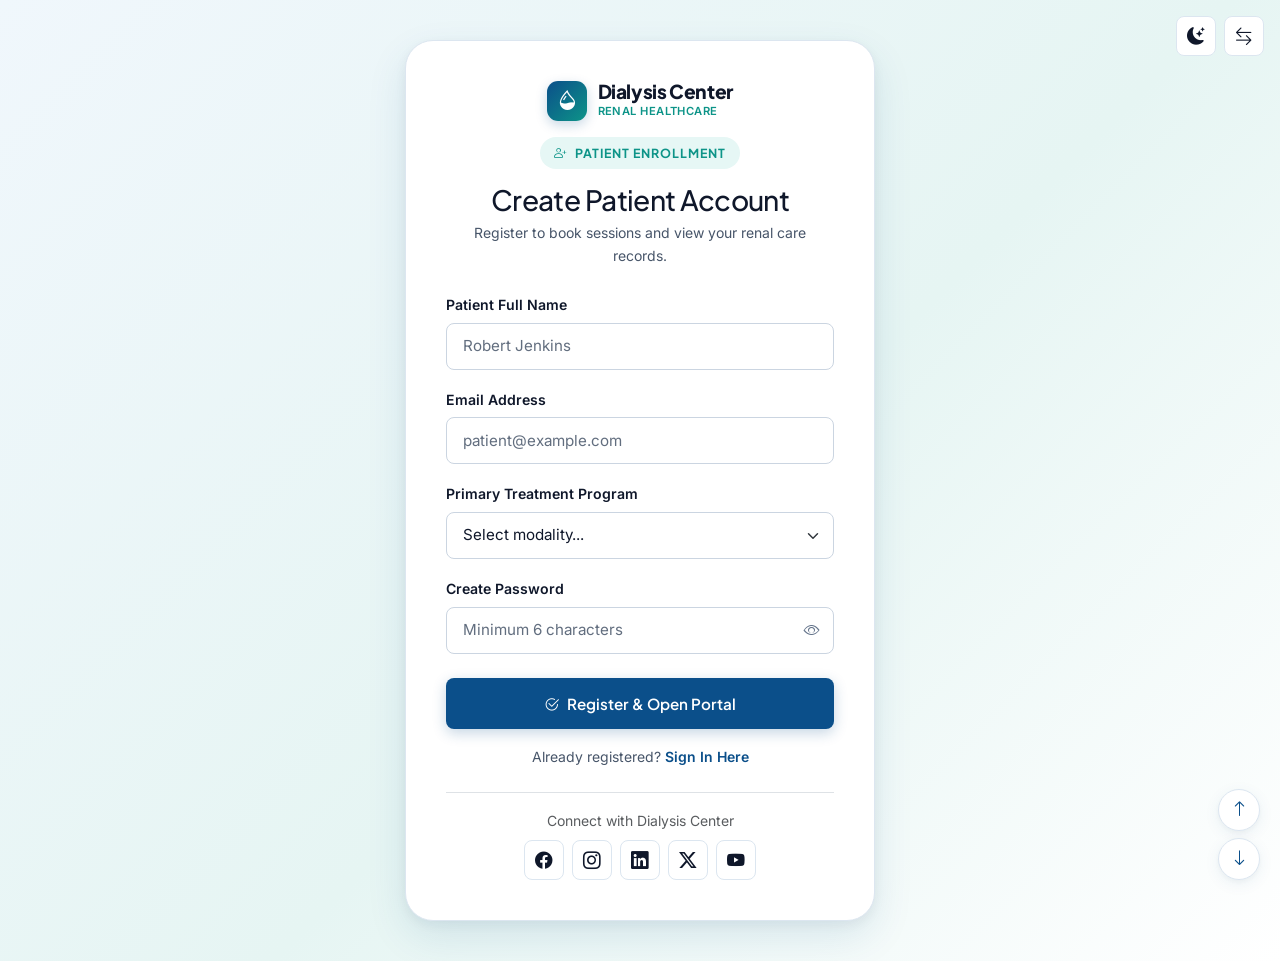
<file: register.html>
<!DOCTYPE html>
<html lang="en">

<head>
  <meta charset="UTF-8">
  <meta name="viewport" content="width=device-width, initial-scale=1.0">
  <title>Create Patient Account | Dialysis Center</title>
  <meta name="description" content="Register for the Dialysis Center Patient Portal to schedule dialysis sessions, view treatment records, and manage insurance details.">
  <link rel="icon" type="image/svg+xml" href="assets/images/favicon.svg">

  <link href="https://cdn.jsdelivr.net/npm/bootstrap@5.3.3/dist/css/bootstrap.min.css" rel="stylesheet">
  <link href="https://cdn.jsdelivr.net/npm/bootstrap-icons@1.11.3/font/bootstrap-icons.min.css" rel="stylesheet">
  <link rel="stylesheet" href="assets/css/style.css">
  <link rel="stylesheet" href="assets/css/rtl.css">
</head>

<body>
  <div class="position-fixed top-0 end-0 p-3 z-3 d-flex align-items-center gap-2">
    <button type="button" class="icon-btn theme-toggle" aria-label="Toggle color theme">
      <i class="bi bi-moon-stars-fill" aria-hidden="true"></i>
    </button>
    <button type="button" class="icon-btn rtl-toggle" aria-label="Toggle RTL layout" title="Toggle RTL">
      <i class="bi bi-arrow-left-right" aria-hidden="true"></i>
    </button>
  </div>

  <main class="auth-wrapper" style="min-height: 100vh;">
    <div class="auth-card">
      <div class="text-center mb-4">
        <a href="index.html" class="navbar-brand-wrap d-flex justify-content-center mb-3" aria-label="Dialysis Center Home">
          <span class="brand-mark"><i class="bi bi-droplet-half"></i></span>
          <span class="text-start">
            <span class="brand-title d-block">Dialysis Center</span>
            <span class="brand-subtitle">Renal Healthcare</span>
          </span>
        </a>
        <span class="section-eyebrow"><i class="bi bi-person-plus"></i> Patient Enrollment</span>
        <h1 class="h3 mb-1">Create Patient Account</h1>
        <p class="small mb-0">Register to book sessions and view your renal care records.</p>
      </div>

      <form data-validate="true" data-redirect="patient-dashboard.html" data-success-msg="Account created! Opening your Patient Dashboard..." novalidate>
        <div class="alert d-none form-feedback" role="alert"></div>

        <div class="mb-3">
          <label for="regName" class="form-label">Patient Full Name</label>
          <input type="text" id="regName" class="form-control" placeholder="Robert Jenkins" required>
        </div>

        <div class="mb-3">
          <label for="regEmail" class="form-label">Email Address</label>
          <input type="email" id="regEmail" class="form-control" placeholder="patient@example.com" required>
        </div>

        <div class="mb-3">
          <label for="regModality" class="form-label">Primary Treatment Program</label>
          <select id="regModality" class="form-select" required>
            <option value="">Select modality...</option>
            <option>In-Center Hemodialysis</option>
            <option>Nocturnal Hemodialysis</option>
            <option>Peritoneal Dialysis (Home)</option>
            <option>Pre-Dialysis Renal Care</option>
          </select>
        </div>

        <div class="mb-4">
          <label for="regPassword" class="form-label">Create Password</label>
          <div class="password-field">
            <input type="password" id="regPassword" class="form-control" minlength="6" placeholder="Minimum 6 characters" required>
            <button type="button" class="password-toggle" data-target="regPassword" aria-label="Show password">
              <i class="bi bi-eye"></i>
            </button>
          </div>
        </div>

        <button type="submit" class="btn-medical btn-medical-primary w-100 mb-3">
          <i class="bi bi-check2-circle"></i> Register &amp; Open Portal
        </button>
      </form>

      <p class="text-center small mb-0">
        Already registered? <a href="login.html" class="fw-semibold">Sign In Here</a>
      </p>

      <div class="pt-3 mt-4 border-top text-center">
        <span class="d-block small text-muted mb-2">Connect with Dialysis Center</span>
        <div class="d-flex justify-content-center gap-2">
          <a href="#social-facebook" class="icon-btn" aria-label="Dialysis Center on Facebook" title="Facebook"><i class="bi bi-facebook"></i></a>
          <a href="#social-instagram" class="icon-btn" aria-label="Dialysis Center on Instagram" title="Instagram"><i class="bi bi-instagram"></i></a>
          <a href="#social-linkedin" class="icon-btn" aria-label="Dialysis Center on LinkedIn" title="LinkedIn"><i class="bi bi-linkedin"></i></a>
          <a href="#social-twitter" class="icon-btn" aria-label="Dialysis Center on X" title="X (Twitter)"><i class="bi bi-twitter-x"></i></a>
          <a href="#social-youtube" class="icon-btn" aria-label="Dialysis Center on YouTube" title="YouTube"><i class="bi bi-youtube"></i></a>
        </div>
      </div>
    </div>
  </main>

  <script src="https://cdn.jsdelivr.net/npm/bootstrap@5.3.3/dist/js/bootstrap.bundle.min.js"></script>
  <script src="assets/js/main.js"></script>
</body>
</html>
</file>
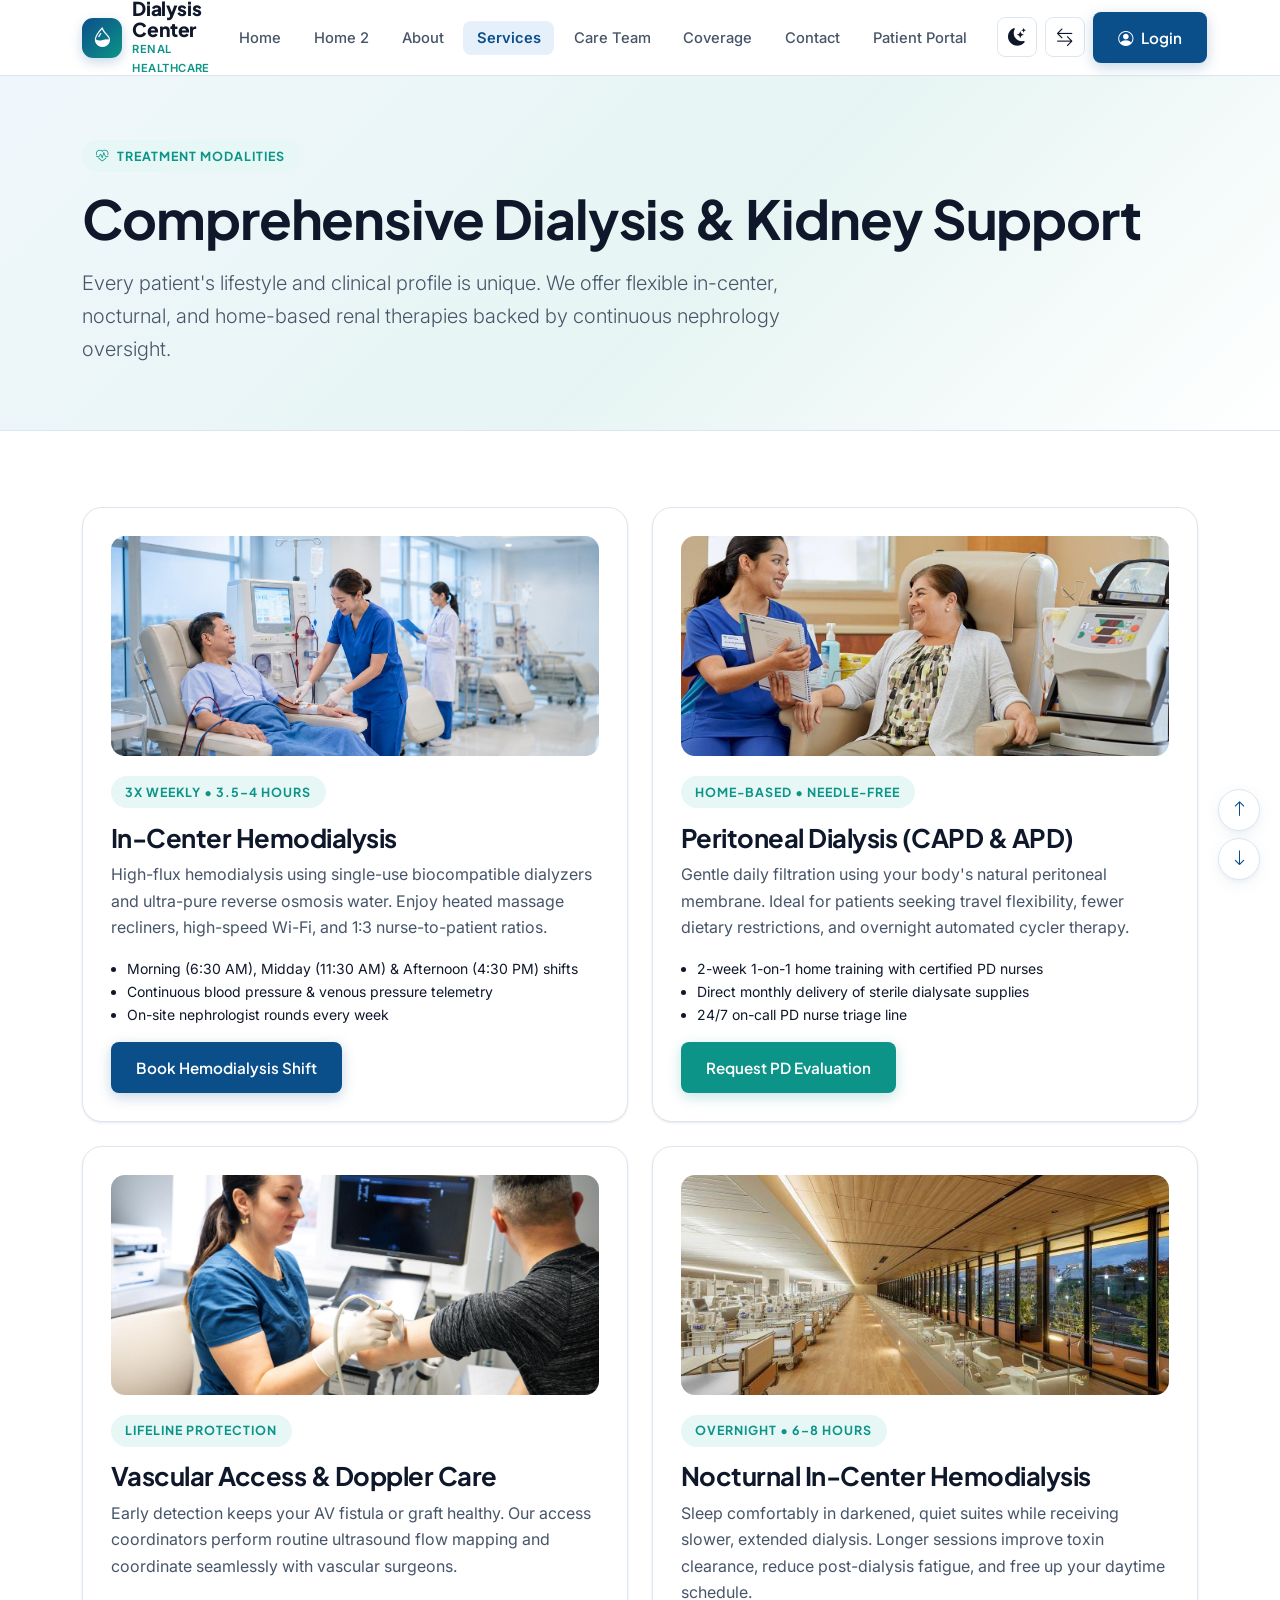
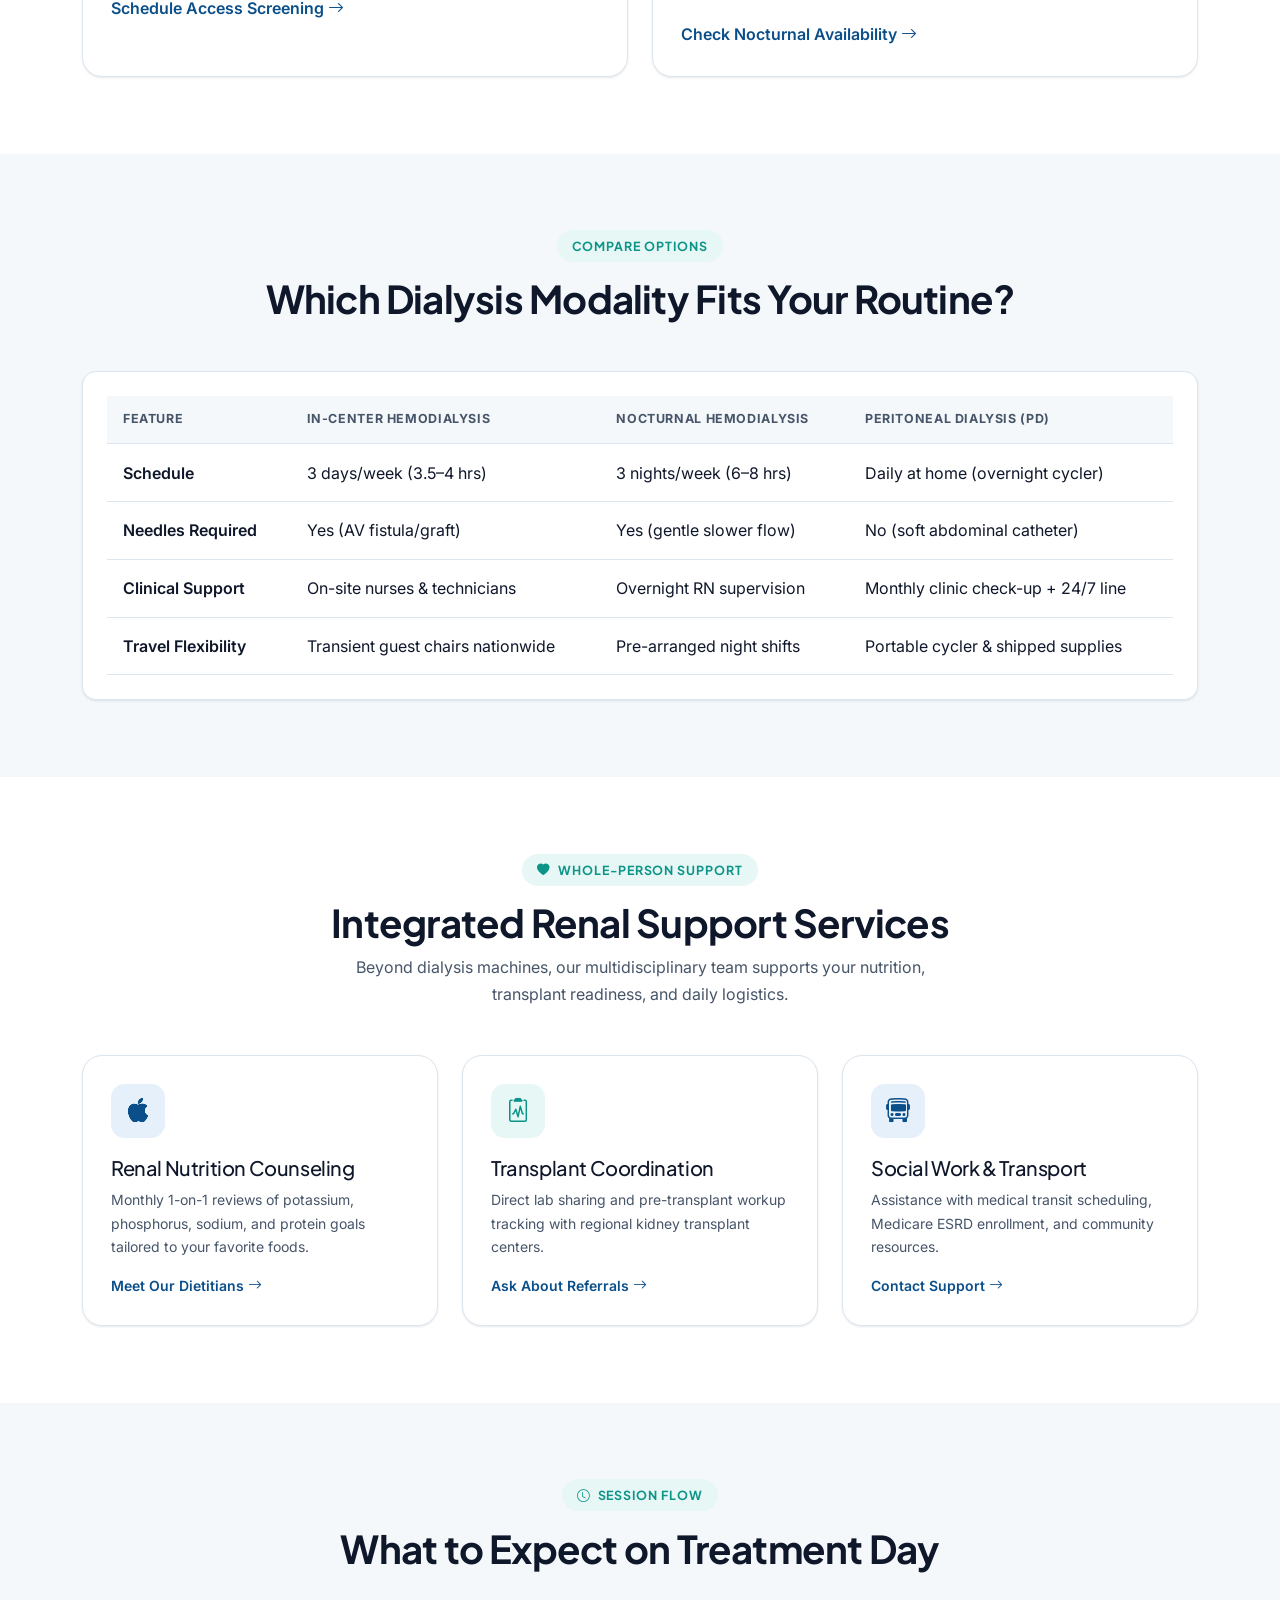
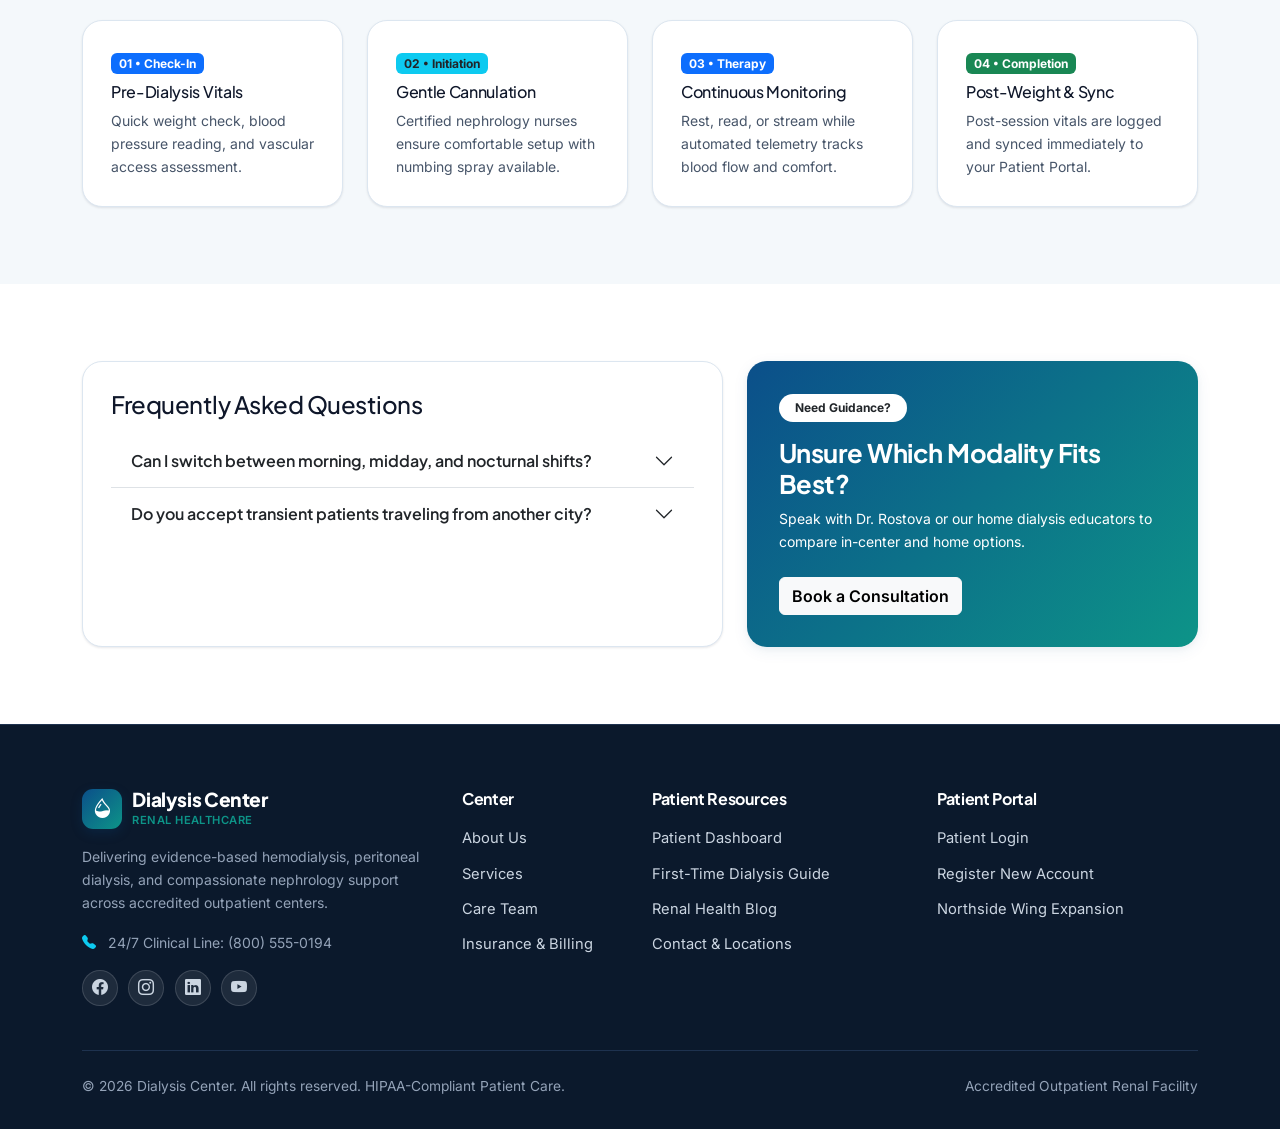
<file: services.html>
<!DOCTYPE html>
<html lang="en">

<head>
  <meta charset="UTF-8">
  <meta name="viewport" content="width=device-width, initial-scale=1.0">
  <title>Dialysis Services &amp; Treatments | Dialysis Center</title>
  <meta name="description"
    content="Explore in-center hemodialysis, peritoneal dialysis, home hemodialysis training, nocturnal dialysis, vascular access care, and renal nutrition services.">
  <link rel="icon" type="image/svg+xml" href="assets/images/favicon.svg">

  <link href="https://cdn.jsdelivr.net/npm/bootstrap@5.3.3/dist/css/bootstrap.min.css" rel="stylesheet">
  <link href="https://cdn.jsdelivr.net/npm/bootstrap-icons@1.11.3/font/bootstrap-icons.min.css" rel="stylesheet">
  <link rel="stylesheet" href="assets/css/style.css">
  <link rel="stylesheet" href="assets/css/rtl.css">
</head>

<body>
  <a href="#main-content" class="skip-link">Skip to main content</a>

  <header class="site-navbar">
    <div class="container h-100 d-flex align-items-center justify-content-between gap-3">
      <a href="index.html" class="navbar-brand-wrap">
        <span class="brand-mark"><i class="bi bi-droplet-half"></i></span>
        <span><span class="brand-title d-block">Dialysis Center</span><span class="brand-subtitle">Renal
            Healthcare</span></span>
      </a>
      <nav class="d-none d-xl-block" aria-label="Primary Navigation">
        <ul class="nav-links-desktop">
          <li><a href="index.html" class="nav-item-link">Home</a></li>
          <li><a href="home2.html" class="nav-item-link">Home 2</a></li>
          <li><a href="about.html" class="nav-item-link">About</a></li>
          <li><a href="services.html" class="nav-item-link active">Services</a></li>
          <li><a href="care-team.html" class="nav-item-link">Care Team</a></li>
          <li><a href="pricing.html" class="nav-item-link">Coverage</a></li>
          <li><a href="contact.html" class="nav-item-link">Contact</a></li>
          <li><a href="patient-dashboard.html" class="nav-item-link">Patient Portal</a></li>
        </ul>
      </nav>
      <div class="d-flex align-items-center gap-2">
        <button type="button" class="icon-btn theme-toggle" aria-label="Toggle color theme"><i
            class="bi bi-moon-stars-fill"></i></button>
        <button type="button" class="icon-btn rtl-toggle" aria-label="Toggle RTL"><i
            class="bi bi-arrow-left-right"></i></button>
        <a href="login.html" class="btn-medical btn-medical-primary d-none d-xl-inline-flex"><i
            class="bi bi-person-circle"></i> Login</a>
        <button type="button" class="icon-btn nav-toggle d-xl-none" aria-label="Open menu"><i
            class="bi bi-list fs-4"></i></button>
      </div>
    </div>
  </header>

  <div class="drawer-overlay" id="drawerOverlay"></div>
  <aside class="mobile-drawer" id="mobileDrawer" aria-label="Mobile Navigation">
    <div class="d-flex align-items-center justify-content-between pb-3 border-bottom">
      <a href="index.html" class="navbar-brand-wrap"><span class="brand-mark"><i
            class="bi bi-droplet-half"></i></span><span class="brand-title">Dialysis Center</span></a>
      <button type="button" class="icon-btn drawer-close" aria-label="Close menu"><i class="bi bi-x-lg"></i></button>
    </div>
    <nav class="drawer-nav-list">
      <a href="index.html"><i class="bi bi-house-heart"></i> Home</a>
      <a href="home2.html"><i class="bi bi-house-add"></i> Home 2</a>
      <a href="about.html"><i class="bi bi-hospital"></i> About</a>
      <a href="services.html" class="active"><i class="bi bi-heart-pulse"></i> Services</a>
      <a href="care-team.html"><i class="bi bi-people"></i> Care Team</a>
      <a href="pricing.html"><i class="bi bi-shield-check"></i> Coverage</a>
      <a href="contact.html"><i class="bi bi-telephone"></i> Contact</a>
      <a href="patient-dashboard.html"><i class="bi bi-speedometer2"></i> Patient Portal</a>
    </nav>
    <div class="mt-auto pt-3 border-top d-grid gap-2">
      <a href="login.html" class="btn-medical btn-medical-primary w-100">Patient Login</a>
      <a href="register.html" class="btn-medical btn-medical-outline w-100">Register Account</a>
    </div>
  </aside>

  <main id="main-content">
    <section class="page-banner">
      <div class="container">
        <span class="section-eyebrow"><i class="bi bi-heart-pulse"></i> Treatment Modalities</span>
        <h1 class="mb-3">Comprehensive Dialysis &amp; Kidney Support</h1>
        <p class="lead mb-0" style="max-width: 720px;">
          Every patient's lifestyle and clinical profile is unique. We offer flexible in-center, nocturnal, and
          home-based renal therapies backed by continuous nephrology oversight.
        </p>
      </div>
    </section>

    <!-- Core Services -->
    <section class="section-pad">
      <div class="container">
        <div class="row g-4">
          <div class="col-lg-6 reveal" id="hemodialysis">
            <article class="medical-card">
              <div class="service-img-wrap">
                <img src="assets/images/image copy 27.png" alt="Dialysis nurse monitoring a smiling patient in-center">
              </div>
              <span class="section-eyebrow">3x Weekly • 3.5–4 Hours</span>
              <h3 class="mb-2">In-Center Hemodialysis</h3>
              <p>High-flux hemodialysis using single-use biocompatible dialyzers and ultra-pure reverse osmosis water.
                Enjoy heated massage recliners, high-speed Wi-Fi, and 1:3 nurse-to-patient ratios.</p>
              <ul class="small ps-3 mb-3">
                <li>Morning (6:30 AM), Midday (11:30 AM) &amp; Afternoon (4:30 PM) shifts</li>
                <li>Continuous blood pressure &amp; venous pressure telemetry</li>
                <li>On-site nephrologist rounds every week</li>
              </ul>
              <a href="patient-dashboard.html#schedule" class="btn-medical btn-medical-primary btn-sm">Book Hemodialysis
                Shift</a>
            </article>
          </div>

          <div class="col-lg-6 reveal" id="peritoneal">
            <article class="medical-card">
              <div class="service-img-wrap">
                <img src="assets/images/image copy 28.png"
                  alt="Nurse conducting 1-on-1 peritoneal dialysis training with patient">
              </div>
              <span class="section-eyebrow">Home-Based • Needle-Free</span>
              <h3 class="mb-2">Peritoneal Dialysis (CAPD &amp; APD)</h3>
              <p>Gentle daily filtration using your body's natural peritoneal membrane. Ideal for patients seeking
                travel flexibility, fewer dietary restrictions, and overnight automated cycler therapy.</p>
              <ul class="small ps-3 mb-3">
                <li>2-week 1-on-1 home training with certified PD nurses</li>
                <li>Direct monthly delivery of sterile dialysate supplies</li>
                <li>24/7 on-call PD nurse triage line</li>
              </ul>
              <a href="contact.html" class="btn-medical btn-medical-teal btn-sm">Request PD Evaluation</a>
            </article>
          </div>

          <div class="col-lg-6 reveal" id="vascular">
            <article class="medical-card">
              <div class="service-img-wrap">
                <img src="assets/images/image copy 29.png"
                  alt="Clinician performing vascular access Doppler ultrasound scan">
              </div>
              <span class="section-eyebrow">Lifeline Protection</span>
              <h3 class="mb-2">Vascular Access &amp; Doppler Care</h3>
              <p>Early detection keeps your AV fistula or graft healthy. Our access coordinators perform routine
                ultrasound flow mapping and coordinate seamlessly with vascular surgeons.</p>
              <a href="contact.html" class="fw-semibold">Schedule Access Screening <i class="bi bi-arrow-right"></i></a>
            </article>
          </div>

          <div class="col-lg-6 reveal" id="nocturnal">
            <article class="medical-card">
              <div class="service-img-wrap">
                <img src="assets/images/image copy 34.png" alt="Calm evening nocturnal hemodialysis suite">
              </div>
              <span class="section-eyebrow">Overnight • 6–8 Hours</span>
              <h3 class="mb-2">Nocturnal In-Center Hemodialysis</h3>
              <p>Sleep comfortably in darkened, quiet suites while receiving slower, extended dialysis. Longer sessions
                improve toxin clearance, reduce post-dialysis fatigue, and free up your daytime schedule.</p>
              <a href="patient-dashboard.html#schedule" class="fw-semibold">Check Nocturnal Availability <i
                  class="bi bi-arrow-right"></i></a>
            </article>
          </div>
        </div>
      </div>
    </section>

    <!-- Modality Comparison Table -->
    <section class="section-pad bg-clinical-alt" id="nutrition">
      <div class="container">
        <div class="text-center mb-5">
          <span class="section-eyebrow">Compare Options</span>
          <h2 class="mb-2">Which Dialysis Modality Fits Your Routine?</h2>
        </div>
        <div class="dash-panel overflow-auto">
          <table class="table table-medical">
            <thead>
              <tr>
                <th>Feature</th>
                <th>In-Center Hemodialysis</th>
                <th>Nocturnal Hemodialysis</th>
                <th>Peritoneal Dialysis (PD)</th>
              </tr>
            </thead>
            <tbody>
              <tr>
                <td class="fw-semibold">Schedule</td>
                <td>3 days/week (3.5–4 hrs)</td>
                <td>3 nights/week (6–8 hrs)</td>
                <td>Daily at home (overnight cycler)</td>
              </tr>
              <tr>
                <td class="fw-semibold">Needles Required</td>
                <td>Yes (AV fistula/graft)</td>
                <td>Yes (gentle slower flow)</td>
                <td>No (soft abdominal catheter)</td>
              </tr>
              <tr>
                <td class="fw-semibold">Clinical Support</td>
                <td>On-site nurses &amp; technicians</td>
                <td>Overnight RN supervision</td>
                <td>Monthly clinic check-up + 24/7 line</td>
              </tr>
              <tr>
                <td class="fw-semibold">Travel Flexibility</td>
                <td>Transient guest chairs nationwide</td>
                <td>Pre-arranged night shifts</td>
                <td>Portable cycler &amp; shipped supplies</td>
              </tr>
            </tbody>
          </table>
        </div>
      </div>
    </section>

    <!-- Section: Supportive Renal Programs -->
    <section class="section-pad">
      <div class="container">
        <div class="text-center mb-5">
          <span class="section-eyebrow"><i class="bi bi-heart-fill"></i> Whole-Person Support</span>
          <h2 class="mb-2">Integrated Renal Support Services</h2>
          <p class="mb-0 mx-auto" style="max-width: 640px;">Beyond dialysis machines, our multidisciplinary team
            supports your nutrition, transplant readiness, and daily logistics.</p>
        </div>
        <div class="row g-4 align-items-stretch">
          <div class="col-md-4 reveal">
            <div class="medical-card d-flex flex-column h-100">
              <div class="icon-box-lg"><i class="bi bi-apple"></i></div>
              <h4 class="h5 mb-2">Renal Nutrition Counseling</h4>
              <p class="small mb-3">Monthly 1-on-1 reviews of potassium, phosphorus, sodium, and protein goals tailored
                to your favorite foods.</p>
              <a href="care-team.html"
                class="small fw-semibold d-inline-flex align-items-center gap-1 align-self-start text-nowrap mt-auto">Meet
                Our Dietitians <i class="bi bi-arrow-right"></i></a>
            </div>
          </div>
          <div class="col-md-4 reveal">
            <div class="medical-card d-flex flex-column h-100">
              <div class="icon-box-lg icon-box-teal"><i class="bi bi-clipboard2-pulse"></i></div>
              <h4 class="h5 mb-2">Transplant Coordination</h4>
              <p class="small mb-3">Direct lab sharing and pre-transplant workup tracking with regional kidney
                transplant centers.</p>
              <a href="contact.html"
                class="small fw-semibold d-inline-flex align-items-center gap-1 align-self-start text-nowrap mt-auto">Ask
                About Referrals <i class="bi bi-arrow-right"></i></a>
            </div>
          </div>
          <div class="col-md-4 reveal">
            <div class="medical-card d-flex flex-column h-100">
              <div class="icon-box-lg"><i class="bi bi-bus-front"></i></div>
              <h4 class="h5 mb-2">Social Work &amp; Transport</h4>
              <p class="small mb-3">Assistance with medical transit scheduling, Medicare ESRD enrollment, and community
                resources.</p>
              <a href="contact.html"
                class="small fw-semibold d-inline-flex align-items-center gap-1 align-self-start text-nowrap mt-auto">Contact
                Support <i class="bi bi-arrow-right"></i></a>
            </div>
          </div>
        </div>
      </div>
    </section>

    <!-- Section: Treatment Day Workflow -->
    <section class="section-pad bg-clinical-alt">
      <div class="container">
        <div class="text-center mb-5">
          <span class="section-eyebrow"><i class="bi bi-clock"></i> Session Flow</span>
          <h2 class="mb-2">What to Expect on Treatment Day</h2>
        </div>
        <div class="row g-4 align-items-stretch">
          <div class="col-sm-6 col-lg-3 reveal">
            <div class="medical-card h-100">
              <span class="badge bg-primary mb-2">01 • Check-In</span>
              <h5 class="h6 mb-2">Pre-Dialysis Vitals</h5>
              <p class="small mb-0">Quick weight check, blood pressure reading, and vascular access assessment.</p>
            </div>
          </div>
          <div class="col-sm-6 col-lg-3 reveal">
            <div class="medical-card h-100">
              <span class="badge bg-info text-dark mb-2">02 • Initiation</span>
              <h5 class="h6 mb-2">Gentle Cannulation</h5>
              <p class="small mb-0">Certified nephrology nurses ensure comfortable setup with numbing spray available.
              </p>
            </div>
          </div>
          <div class="col-sm-6 col-lg-3 reveal">
            <div class="medical-card h-100">
              <span class="badge bg-primary mb-2">03 • Therapy</span>
              <h5 class="h6 mb-2">Continuous Monitoring</h5>
              <p class="small mb-0">Rest, read, or stream while automated telemetry tracks blood flow and comfort.</p>
            </div>
          </div>
          <div class="col-sm-6 col-lg-3 reveal">
            <div class="medical-card h-100">
              <span class="badge bg-success mb-2">04 • Completion</span>
              <h5 class="h6 mb-2">Post-Weight &amp; Sync</h5>
              <p class="small mb-0">Post-session vitals are logged and synced immediately to your Patient Portal.</p>
            </div>
          </div>
        </div>
      </div>
    </section>

    <!-- Section: Services FAQ & Booking CTA -->
    <section class="section-pad">
      <div class="container">
        <div class="row g-4 align-items-stretch">
          <div class="col-lg-7 reveal">
            <div class="medical-card h-100">
              <h3 class="h4 mb-3">Frequently Asked Questions</h3>
              <div class="accordion accordion-flush" id="servicesFaq">
                <div class="accordion-item bg-transparent">
                  <h4 class="accordion-header">
                    <button class="accordion-button collapsed bg-transparent fw-semibold" type="button"
                      data-bs-toggle="collapse" data-bs-target="#faq1">
                      Can I switch between morning, midday, and nocturnal shifts?
                    </button>
                  </h4>
                  <div id="faq1" class="accordion-collapse collapse" data-bs-parent="#servicesFaq">
                    <div class="accordion-body small text-muted">Yes. You can request permanent or temporary shift
                      changes anytime through the Patient Dashboard.</div>
                  </div>
                </div>
                <div class="accordion-item bg-transparent">
                  <h4 class="accordion-header">
                    <button class="accordion-button collapsed bg-transparent fw-semibold" type="button"
                      data-bs-toggle="collapse" data-bs-target="#faq2">
                      Do you accept transient patients traveling from another city?
                    </button>
                  </h4>
                  <div id="faq2" class="accordion-collapse collapse" data-bs-parent="#servicesFaq">
                    <div class="accordion-body small text-muted">Yes! We reserve dedicated guest chairs weekly and
                      coordinate records directly with your home clinic.</div>
                  </div>
                </div>
              </div>
            </div>
          </div>
          <div class="col-lg-5 reveal">
            <div class="stat-card-highlight h-100 d-flex flex-column justify-content-between">
              <div>
                <span class="badge bg-white text-dark rounded-pill px-3 py-2 mb-3 fw-bold">Need Guidance?</span>
                <h3 class="mb-2">Unsure Which Modality Fits Best?</h3>
                <p class="small opacity-90 mb-4">Speak with Dr. Rostova or our home dialysis educators to compare
                  in-center and home options.</p>
              </div>
              <a href="patient-dashboard.html#schedule" class="btn btn-light fw-semibold align-self-start">Book a
                Consultation</a>
            </div>
          </div>
        </div>
      </div>
    </section>
  </main>

  <footer class="site-footer">
    <div class="container">
      <div class="row g-4">
        <div class="col-lg-4">
          <a href="index.html" class="navbar-brand-wrap mb-3">
            <span class="brand-mark"><i class="bi bi-droplet-half"></i></span>
            <span>
              <span class="brand-title d-block">Dialysis Center</span>
              <span class="brand-subtitle">Renal Healthcare</span>
            </span>
          </a>
          <p class="small mb-3">
            Delivering evidence-based hemodialysis, peritoneal dialysis, and compassionate nephrology support across
            accredited outpatient centers.
          </p>
          <p class="small mb-3"><i class="bi bi-telephone-fill me-2 text-info"></i> 24/7 Clinical Line: (800) 555-0194
          </p>
          <div class="footer-social">
            <a href="#" aria-label="Facebook"><i class="bi bi-facebook"></i></a>
            <a href="#" aria-label="Instagram"><i class="bi bi-instagram"></i></a>
            <a href="#" aria-label="LinkedIn"><i class="bi bi-linkedin"></i></a>
            <a href="#" aria-label="YouTube"><i class="bi bi-youtube"></i></a>
          </div>
        </div>

        <div class="col-12 col-sm-4 col-lg-2">
          <h6 class="fw-bold mb-3">Center</h6>
          <ul class="footer-links">
            <li><a href="about.html">About Us</a></li>
            <li><a href="services.html">Services</a></li>
            <li><a href="care-team.html">Care Team</a></li>
            <li><a href="pricing.html">Insurance &amp; Billing</a></li>
          </ul>
        </div>

        <div class="col-12 col-sm-4 col-lg-3">
          <h6 class="fw-bold mb-3">Patient Resources</h6>
          <ul class="footer-links">
            <li><a href="patient-dashboard.html">Patient Dashboard</a></li>
            <li><a href="first-time-guide.html">First-Time Dialysis Guide</a></li>
            <li><a href="blog.html">Renal Health Blog</a></li>
            <li><a href="contact.html">Contact &amp; Locations</a></li>
          </ul>
        </div>

        <div class="col-12 col-sm-4 col-lg-3">
          <h6 class="fw-bold mb-3">Patient Portal</h6>
          <ul class="footer-links">
            <li><a href="login.html">Patient Login</a></li>
            <li><a href="register.html">Register New Account</a></li>
            <li><a href="coming-soon.html">Northside Wing Expansion</a></li>
          </ul>
        </div>
      </div>

      <div
        class="footer-bottom d-flex flex-column flex-sm-row justify-content-between align-items-center text-center text-sm-start gap-2">
        <span>&copy; 2026 Dialysis Center. All rights reserved. HIPAA-Compliant Patient Care.</span>
        <span>Accredited Outpatient Renal Facility</span>
      </div>
    </div>
  </footer>

  <script src="https://cdn.jsdelivr.net/npm/bootstrap@5.3.3/dist/js/bootstrap.bundle.min.js"></script>
  <script src="assets/js/main.js"></script>
</body>

</html>
</file>
<file: assets/css/style.css>
/* ==========================================================================
   Dialysis Center - Renal Healthcare & Patient Portal Design System
   Palette: Medical Blue (#0B4F8A) x Calming Teal (#0D9488) x Crisp Clinical White
   Typography: Plus Jakarta Sans (Headings) & Inter (Body / UI)
   ========================================================================== */

@import url('https://fonts.googleapis.com/css2?family=Inter:wght@400;500;600;700&family=Plus+Jakarta+Sans:wght@500;600;700;800&display=swap');

:root {
  /* Light Theme Palette */
  --bg-primary: #FFFFFF;
  --bg-secondary: #F4F8FB;
  --bg-tertiary: #E8F1F8;
  --surface-card: #FFFFFF;
  --surface-elevated: #FFFFFF;

  --text-primary: #0F172A;
  --text-secondary: #475569;
  --text-muted: #64748B;

  --border-color: #DCE6F0;
  --border-strong: #CBD5E1;

  /* Brand Colors */
  --brand-blue: #0B4F8A;
  --brand-blue-hover: #083B68;
  --brand-blue-light: #E6F0FA;
  --brand-teal: #0D9488;
  --brand-teal-hover: #0F766E;
  --brand-teal-light: #E6F7F5;
  --brand-sky: #0284C7;

  /* Gradients */
  --gradient-hero: linear-gradient(135deg, #F0F7FC 0%, #E6F5F3 55%, #FFFFFF 100%);
  --gradient-primary: linear-gradient(135deg, #0B4F8A 0%, #0D9488 100%);
  --gradient-card: linear-gradient(180deg, rgba(11, 79, 138, 0.04) 0%, rgba(13, 148, 136, 0.02) 100%);

  /* Semantic Status */
  --status-success: #059669;
  --status-success-bg: #ECFDF5;
  --status-info: #0284C7;
  --status-info-bg: #F0F9FF;
  --status-warning: #D97706;
  --status-warning-bg: #FFFBEB;
  --status-danger: #DC2626;
  --status-danger-bg: #FEF2F2;

  /* Typography */
  --font-heading: 'Plus Jakarta Sans', system-ui, -apple-system, sans-serif;
  --font-body: 'Inter', system-ui, -apple-system, sans-serif;

  /* Shadows & Radii */
  --shadow-sm: 0 1px 3px rgba(15, 23, 42, 0.06), 0 1px 2px rgba(15, 23, 42, 0.04);
  --shadow-md: 0 4px 16px rgba(11, 79, 138, 0.07), 0 2px 6px rgba(15, 23, 42, 0.04);
  --shadow-lg: 0 16px 40px rgba(11, 79, 138, 0.11), 0 4px 12px rgba(15, 23, 42, 0.05);
  --radius-sm: 8px;
  --radius-md: 14px;
  --radius-lg: 20px;
  --radius-xl: 28px;

  /* Navbar Height */
  --nav-height: 76px;
  --sidebar-width: 272px;
}

[data-theme="dark"] {
  --bg-primary: #0B1220;
  --bg-secondary: #111B2E;
  --bg-tertiary: #17243D;
  --surface-card: #131F35;
  --surface-elevated: #182742;

  --text-primary: #F1F5F9;
  --text-secondary: #94A3B8;
  --text-muted: #64748B;

  --border-color: #22324D;
  --border-strong: #2E4263;

  --brand-blue: #38BDF8;
  --brand-blue-hover: #0EA5E9;
  --brand-blue-light: rgba(56, 189, 248, 0.14);
  --brand-teal: #2DD4BF;
  --brand-teal-hover: #14B8A6;
  --brand-teal-light: rgba(45, 212, 191, 0.14);
  --brand-sky: #38BDF8;

  --gradient-hero: linear-gradient(135deg, #0B1220 0%, #0F1D32 55%, #0D2329 100%);
  --gradient-primary: linear-gradient(135deg, #0284C7 0%, #0D9488 100%);
  --gradient-card: linear-gradient(180deg, rgba(56, 189, 248, 0.06) 0%, rgba(45, 212, 191, 0.03) 100%);

  --status-success: #34D399;
  --status-success-bg: rgba(16, 185, 129, 0.15);
  --status-info: #38BDF8;
  --status-info-bg: rgba(56, 189, 248, 0.15);
  --status-warning: #FBBF24;
  --status-warning-bg: rgba(245, 158, 11, 0.15);
  --status-danger: #F87171;
  --status-danger-bg: rgba(239, 68, 68, 0.15);

  --shadow-sm: 0 1px 3px rgba(0, 0, 0, 0.25);
  --shadow-md: 0 8px 24px rgba(0, 0, 0, 0.35);
  --shadow-lg: 0 20px 48px rgba(0, 0, 0, 0.45);
  --bs-body-color: #F1F5F9;
  --bs-secondary-color: #CBD5E1;
  --bs-border-color: #22324D;
}

[data-theme="dark"] .text-muted {
  color: #CBD5E1 !important;
}

[data-theme="dark"] .accordion-item {
  border-color: var(--border-color);
  color: var(--text-primary);
}

[data-theme="dark"] .accordion-button {
  color: var(--text-primary);
  box-shadow: none;
}

[data-theme="dark"] .accordion-button:not(.collapsed) {
  color: var(--brand-teal);
  background-color: transparent;
  box-shadow: none;
}

[data-theme="dark"] .accordion-button::after {
  filter: invert(1) brightness(1.8);
}

/* Base Reset & Typography */
*,
*::before,
*::after {
  box-sizing: border-box;
}

html {
  scroll-behavior: smooth;
  font-size: 16px;
}

body {
  margin: 0;
  font-family: var(--font-body);
  background-color: var(--bg-primary);
  color: var(--text-primary);
  line-height: 1.65;
  -webkit-font-smoothing: antialiased;
  overflow-x: hidden;
  transition: background-color 0.25s ease, color 0.25s ease;
}

h1, h2, h3, h4, h5, h6,
.font-heading {
  font-family: var(--font-heading);
  color: var(--text-primary);
  font-weight: 700;
  letter-spacing: -0.02em;
  line-height: 1.2;
}

h1 { font-size: clamp(2.15rem, 4.2vw, 3.45rem); }
h2 { font-size: clamp(1.7rem, 3vw, 2.5rem); }
h3 { font-size: clamp(1.25rem, 2vw, 1.6rem); }
h4 { font-size: clamp(1.08rem, 1.5vw, 1.25rem); }

p {
  color: var(--text-secondary);
}

a {
  color: var(--brand-blue);
  text-decoration: none;
  transition: color 0.2s ease;
}

a:hover {
  color: var(--brand-teal);
}

img {
  max-width: 100%;
  display: block;
}

/* Skip Link for Accessibility */
.skip-link {
  position: absolute;
  top: -100px;
  left: 16px;
  z-index: 2000;
  background: var(--brand-blue);
  color: #fff;
  padding: 0.6rem 1.2rem;
  border-radius: var(--radius-sm);
  font-weight: 600;
}
.skip-link:focus {
  top: 16px;
  color: #fff;
}

/* ==========================================================================
   Buttons & Badges
   ========================================================================== */
.btn-medical {
  display: inline-flex;
  align-items: center;
  justify-content: center;
  gap: 0.5rem;
  padding: 0.75rem 1.5rem;
  font-family: var(--font-heading);
  font-weight: 600;
  font-size: 0.95rem;
  border-radius: var(--radius-sm);
  border: 1px solid transparent;
  cursor: pointer;
  transition: all 0.22s cubic-bezier(0.16, 1, 0.3, 1);
  text-decoration: none;
}

.btn-medical-primary {
  background: var(--brand-blue);
  color: #FFFFFF;
  box-shadow: 0 4px 14px rgba(11, 79, 138, 0.24);
}
.btn-medical-primary:hover {
  background: var(--brand-blue-hover);
  color: #FFFFFF;
  transform: translateY(-2px);
  box-shadow: 0 8px 20px rgba(11, 79, 138, 0.32);
}

[data-theme="dark"] .btn-medical-primary {
  background: #0284C7;
  color: #FFFFFF;
}
[data-theme="dark"] .btn-medical-primary:hover {
  background: #0369A1;
}

.btn-medical-teal {
  background: var(--brand-teal);
  color: #FFFFFF;
  box-shadow: 0 4px 14px rgba(13, 148, 136, 0.24);
}
.btn-medical-teal:hover {
  background: var(--brand-teal-hover);
  color: #FFFFFF;
  transform: translateY(-2px);
}
[data-theme="dark"] .btn-medical-teal {
  background: #0D9488;
  color: #FFFFFF;
}

.btn-medical-outline {
  background: transparent;
  color: var(--brand-blue);
  border-color: var(--border-strong);
}
.btn-medical-outline:hover {
  background: var(--brand-blue-light);
  border-color: var(--brand-blue);
  color: var(--brand-blue);
  transform: translateY(-1px);
}

.section-eyebrow {
  display: inline-flex;
  align-items: center;
  gap: 0.5rem;
  padding: 0.35rem 0.9rem;
  border-radius: 999px;
  background: var(--brand-teal-light);
  color: var(--brand-teal);
  font-family: var(--font-heading);
  font-size: 0.78rem;
  font-weight: 700;
  text-transform: uppercase;
  letter-spacing: 0.08em;
  margin-bottom: 0.9rem;
}

/* ==========================================================================
   Navigation Header & Mobile Drawer
   ========================================================================== */
.site-navbar {
  position: sticky;
  top: 0;
  z-index: 1030;
  height: var(--nav-height);
  background: rgba(255, 255, 255, 0.92);
  backdrop-filter: blur(14px);
  -webkit-backdrop-filter: blur(14px);
  border-bottom: 1px solid var(--border-color);
  transition: background-color 0.25s ease, box-shadow 0.25s ease;
}

[data-theme="dark"] .site-navbar {
  background: rgba(11, 18, 32, 0.9);
}

.site-navbar.scrolled {
  box-shadow: var(--shadow-md);
}

.navbar-brand-wrap {
  display: inline-flex;
  align-items: center;
  gap: 0.65rem;
  text-decoration: none;
}

.brand-mark {
  width: 40px;
  height: 40px;
  border-radius: 11px;
  background: var(--gradient-primary);
  display: inline-flex;
  align-items: center;
  justify-content: center;
  color: #FFFFFF;
  font-size: 1.25rem;
  flex-shrink: 0;
  box-shadow: 0 4px 12px rgba(11, 79, 138, 0.22);
}

.brand-title {
  font-family: var(--font-heading);
  font-weight: 800;
  font-size: 1.2rem;
  color: var(--text-primary);
  letter-spacing: -0.02em;
  line-height: 1.1;
}

.brand-subtitle {
  display: block;
  font-size: 0.7rem;
  font-weight: 600;
  color: var(--brand-teal);
  letter-spacing: 0.04em;
  text-transform: uppercase;
}

.nav-links-desktop {
  display: flex;
  align-items: center;
  gap: 0.35rem;
  list-style: none;
  margin: 0;
  padding: 0;
}

.nav-links-desktop .nav-item-link {
  padding: 0.5rem 0.85rem;
  border-radius: var(--radius-sm);
  font-size: 0.92rem;
  font-weight: 500;
  color: var(--text-secondary);
  transition: all 0.2s ease;
  white-space: nowrap;
}

.nav-links-desktop .nav-item-link:hover,
.nav-links-desktop .nav-item-link.active {
  color: var(--brand-blue);
  background: var(--brand-blue-light);
  font-weight: 600;
}

.icon-btn {
  width: 40px;
  height: 40px;
  border-radius: var(--radius-sm);
  border: 1px solid var(--border-color);
  background: var(--surface-card);
  color: var(--text-primary);
  display: inline-flex;
  align-items: center;
  justify-content: center;
  font-size: 1.1rem;
  cursor: pointer;
  transition: all 0.2s ease;
}

.icon-btn:hover {
  border-color: var(--brand-blue);
  color: var(--brand-blue);
  background: var(--brand-blue-light);
}

/* Mobile Drawer */
.drawer-overlay {
  position: fixed;
  inset: 0;
  background: rgba(15, 23, 42, 0.55);
  backdrop-filter: blur(4px);
  z-index: 1040;
  opacity: 0;
  visibility: hidden;
  transition: all 0.25s ease;
}
.drawer-overlay.open {
  opacity: 1;
  visibility: visible;
}

.mobile-drawer {
  position: fixed;
  top: 0;
  right: -320px;
  width: 300px;
  max-width: 85vw;
  height: 100vh;
  background: var(--bg-primary);
  border-left: 1px solid var(--border-color);
  z-index: 1050;
  padding: 1.25rem;
  display: flex;
  flex-direction: column;
  transition: right 0.3s cubic-bezier(0.16, 1, 0.3, 1);
  overflow-y: auto;
}
.mobile-drawer.open {
  right: 0;
}

.drawer-nav-list {
  display: flex;
  flex-direction: column;
  gap: 0.35rem;
  margin-top: 1.25rem;
}

.drawer-nav-list a {
  padding: 0.75rem 1rem;
  border-radius: var(--radius-sm);
  color: var(--text-secondary);
  font-weight: 500;
  display: flex;
  align-items: center;
  gap: 0.65rem;
}
.drawer-nav-list a.active,
.drawer-nav-list a:hover {
  background: var(--brand-blue-light);
  color: var(--brand-blue);
  font-weight: 600;
}

/* ==========================================================================
   Hero Section
   ========================================================================== */
.hero-medical {
  background: var(--gradient-hero);
  position: relative;
  overflow: hidden;
  padding: clamp(3rem, 6vw, 5.5rem) 0;
  border-bottom: 1px solid var(--border-color);
}

.hero-medical::before {
  content: '';
  position: absolute;
  top: -120px;
  right: -120px;
  width: 480px;
  height: 480px;
  border-radius: 50%;
  background: radial-gradient(circle, rgba(13, 148, 136, 0.12) 0%, transparent 70%);
  pointer-events: none;
}

.hero-visual-card {
  position: relative;
  border-radius: var(--radius-xl);
  overflow: hidden;
  box-shadow: var(--shadow-lg);
  border: 1px solid var(--border-color);
  background: var(--surface-card);
}

.hero-visual-card img {
  width: 100%;
  height: clamp(320px, 42vw, 500px);
  object-fit: cover;
}

.hero-floating-badge {
  position: absolute;
  bottom: 1.25rem;
  left: 1.25rem;
  right: 1.25rem;
  background: rgba(255, 255, 255, 0.94);
  backdrop-filter: blur(12px);
  border: 1px solid rgba(255, 255, 255, 0.7);
  border-radius: var(--radius-md);
  padding: 1rem 1.25rem;
  box-shadow: var(--shadow-md);
  display: flex;
  align-items: center;
  justify-content: space-between;
  gap: 1rem;
}

[data-theme="dark"] .hero-floating-badge {
  background: rgba(19, 31, 53, 0.92);
  border-color: var(--border-color);
}

.trust-pill {
  display: inline-flex;
  align-items: center;
  gap: 0.45rem;
  font-size: 0.85rem;
  font-weight: 600;
  color: var(--text-secondary);
}
.trust-pill i {
  color: var(--brand-teal);
  font-size: 1rem;
}

/* ==========================================================================
   Cards, Bento Grid & Feature Sections
   ========================================================================== */
.section-pad {
  padding: clamp(3.5rem, 6vw, 5.5rem) 0;
}

.bg-clinical-alt {
  background-color: var(--bg-secondary);
}

.medical-card {
  background: var(--surface-card);
  border: 1px solid var(--border-color);
  border-radius: var(--radius-lg);
  padding: 1.75rem;
  box-shadow: var(--shadow-sm);
  transition: transform 0.25s ease, box-shadow 0.25s ease, border-color 0.25s ease;
  height: 100%;
}

.medical-card:hover {
  transform: translateY(-4px);
  box-shadow: var(--shadow-lg);
  border-color: var(--brand-teal);
}

.icon-box-lg {
  width: 54px;
  height: 54px;
  border-radius: 14px;
  background: var(--brand-blue-light);
  color: var(--brand-blue);
  display: inline-flex;
  align-items: center;
  justify-content: center;
  font-size: 1.5rem;
  margin-bottom: 1.15rem;
}

.icon-box-teal {
  background: var(--brand-teal-light);
  color: var(--brand-teal);
}

.service-img-wrap {
  border-radius: var(--radius-md);
  overflow: hidden;
  height: 220px;
  margin-bottom: 1.25rem;
}
.service-img-wrap img {
  width: 100%;
  height: 100%;
  object-fit: cover;
  transition: transform 0.4s ease;
}
.medical-card:hover .service-img-wrap img {
  transform: scale(1.04);
}

.team-img-wrap {
  border-radius: var(--radius-md);
  overflow: hidden;
  height: 290px;
  margin-bottom: 1.25rem;
  background: var(--bg-tertiary);
}
.team-img-wrap img {
  width: 100%;
  height: 100%;
  object-fit: cover;
  object-position: center 20%;
  transition: transform 0.4s ease;
}
.medical-card:hover .team-img-wrap img {
  transform: scale(1.03);
}

.stat-card-highlight {
  background: var(--gradient-primary);
  color: #FFFFFF;
  border-radius: var(--radius-lg);
  padding: 2rem;
  box-shadow: var(--shadow-md);
}
.stat-card-highlight h2,
.stat-card-highlight h3,
.stat-card-highlight p {
  color: #FFFFFF;
}

/* Page Header Banner (Subpages) */
.page-banner {
  background: var(--gradient-hero);
  border-bottom: 1px solid var(--border-color);
  padding: clamp(2.75rem, 5vw, 4.25rem) 0;
}

/* ==========================================================================
   Forms & Auth Pages
   ========================================================================== */
.form-control,
.form-select {
  background-color: var(--surface-card);
  border: 1px solid var(--border-strong);
  color: var(--text-primary);
  border-radius: var(--radius-sm);
  padding: 0.7rem 1rem;
  font-size: 0.95rem;
}

.form-control::placeholder {
  color: var(--text-secondary);
  opacity: 0.85;
}

[data-theme="dark"] .form-control::placeholder {
  color: #94A3B8 !important;
  opacity: 1;
}

[data-theme="dark"] .form-select option {
  background-color: var(--surface-card);
  color: var(--text-primary);
}

.form-control:focus,
.form-select:focus {
  background-color: var(--surface-card);
  color: var(--text-primary);
  border-color: var(--brand-blue);
  box-shadow: 0 0 0 3px rgba(11, 79, 138, 0.15);
}

.form-label {
  font-weight: 600;
  font-size: 0.88rem;
  color: var(--text-primary);
  margin-bottom: 0.4rem;
}

.auth-wrapper {
  min-height: calc(100vh - var(--nav-height));
  display: flex;
  align-items: center;
  justify-content: center;
  padding: 2.5rem 1rem;
  background: var(--gradient-hero);
}

.auth-card {
  width: 100%;
  max-width: 470px;
  background: var(--surface-card);
  border: 1px solid var(--border-color);
  border-radius: var(--radius-xl);
  padding: clamp(1.75rem, 4vw, 2.5rem);
  box-shadow: var(--shadow-lg);
}

.password-field {
  position: relative;
}
.password-field .form-control {
  padding-right: 2.8rem;
}
.password-toggle {
  position: absolute;
  right: 0.65rem;
  top: 50%;
  transform: translateY(-50%);
  border: none;
  background: transparent;
  color: var(--text-muted);
  cursor: pointer;
  padding: 0.25rem;
}

/* ==========================================================================
   Patient Dashboard Layout
   ========================================================================== */
.dashboard-shell {
  display: flex;
  min-height: 100vh;
  background: var(--bg-secondary);
}

.dashboard-sidebar {
  width: var(--sidebar-width);
  background: var(--surface-card);
  border-right: 1px solid var(--border-color);
  position: fixed;
  top: 0;
  left: 0;
  bottom: 0;
  z-index: 1040;
  display: flex;
  flex-direction: column;
  padding: 1.25rem 1rem;
  transition: transform 0.3s ease;
}

.dash-nav-list {
  display: flex;
  flex-direction: column;
  gap: 0.3rem;
  margin-top: 1.5rem;
  flex: 1;
}

.dash-nav-link {
  display: flex;
  align-items: center;
  gap: 0.75rem;
  padding: 0.72rem 1rem;
  border-radius: var(--radius-sm);
  color: var(--text-secondary);
  font-weight: 500;
  font-size: 0.93rem;
  transition: all 0.2s ease;
  cursor: pointer;
  border: none;
  background: transparent;
  width: 100%;
  text-align: left;
}

.dash-nav-link:hover {
  background: var(--brand-blue-light);
  color: var(--brand-blue);
}

.dash-nav-link.active {
  background: var(--gradient-primary);
  color: #FFFFFF;
  font-weight: 600;
  box-shadow: 0 4px 12px rgba(11, 79, 138, 0.22);
}

.dashboard-main {
  margin-left: var(--sidebar-width);
  flex: 1;
  min-width: 0;
  display: flex;
  flex-direction: column;
}

.dashboard-topbar {
  height: 72px;
  background: var(--surface-card);
  border-bottom: 1px solid var(--border-color);
  padding: 0 1.75rem;
  display: flex;
  align-items: center;
  justify-content: space-between;
  position: sticky;
  top: 0;
  z-index: 1020;
}

.dashboard-content {
  padding: clamp(1.25rem, 2.5vw, 2rem);
}

.dash-view {
  display: none;
  animation: fadeSlideUp 0.25s ease;
}
.dash-view.is-active {
  display: block;
}

@keyframes fadeSlideUp {
  from { opacity: 0; transform: translateY(8px); }
  to { opacity: 1; transform: translateY(0); }
}

.dash-stat-card {
  background: var(--surface-card);
  border: 1px solid var(--border-color);
  border-radius: var(--radius-md);
  padding: 1.35rem;
  box-shadow: var(--shadow-sm);
  height: 100%;
}

.dash-panel {
  background: var(--surface-card);
  border: 1px solid var(--border-color);
  border-radius: var(--radius-md);
  padding: 1.5rem;
  box-shadow: var(--shadow-sm);
}

.status-pill {
  display: inline-flex;
  align-items: center;
  gap: 0.35rem;
  padding: 0.28rem 0.7rem;
  border-radius: 999px;
  font-size: 0.78rem;
  font-weight: 600;
}
.status-pill.completed { background: var(--status-success-bg); color: var(--status-success); }
.status-pill.scheduled { background: var(--status-info-bg); color: var(--status-info); }
.status-pill.pending { background: var(--status-warning-bg); color: var(--status-warning); }
.status-pill.cancelled { background: var(--status-danger-bg); color: var(--status-danger); }

.table-medical {
  color: var(--text-primary);
  margin-bottom: 0;
}
.table-medical thead th {
  background: var(--bg-secondary);
  color: var(--text-secondary);
  font-size: 0.78rem;
  text-transform: uppercase;
  letter-spacing: 0.05em;
  font-weight: 700;
  border-bottom: 1px solid var(--border-color);
  padding: 0.85rem 1rem;
}
.table-medical tbody td {
  padding: 0.95rem 1rem;
  border-bottom: 1px solid var(--border-color);
  vertical-align: middle;
  color: var(--text-primary);
  background: transparent;
}

/* ==========================================================================
   Footer
   ========================================================================== */
.site-footer {
  background: #0B192C;
  color: #CBD5E1;
  padding: 4rem 0 2rem;
  border-top: 1px solid #1E324F;
}

.site-footer h5,
.site-footer h6,
.site-footer .brand-title {
  color: #FFFFFF;
}

.site-footer p {
  color: #94A3B8;
}

.site-footer a {
  color: #CBD5E1;
  font-size: 0.92rem;
}
.site-footer a:hover {
  color: #2DD4BF;
}

.footer-links {
  list-style: none;
  padding: 0;
  margin: 0;
  display: flex;
  flex-direction: column;
  gap: 0.55rem;
}

.footer-bottom {
  border-top: 1px solid #1E324F;
  margin-top: 2.75rem;
  padding-top: 1.5rem;
  font-size: 0.86rem;
  color: #94A3B8;
}

.footer-social {
  display: flex;
  align-items: center;
  gap: 0.65rem;
}
.footer-social a {
  width: 36px;
  height: 36px;
  border-radius: 50%;
  display: inline-flex;
  align-items: center;
  justify-content: center;
  background: rgba(255, 255, 255, 0.08);
  border: 1px solid rgba(255, 255, 255, 0.14);
  color: #CBD5E1;
  font-size: 1rem;
  transition: background-color 0.2s ease, border-color 0.2s ease, color 0.2s ease, transform 0.2s ease;
}
.footer-social a:hover {
  background: var(--brand-teal);
  border-color: var(--brand-teal);
  color: #FFFFFF;
  transform: translateY(-2px);
}

/* ==========================================================================
   Floating Top / Bottom Scroll Controls
   ========================================================================== */
.scroll-nav-floating {
  position: fixed;
  right: 1.25rem;
  bottom: 1.25rem;
  z-index: 1050;
  display: flex;
  flex-direction: column;
  gap: 0.45rem;
}

.scroll-nav-btn {
  width: 42px;
  height: 42px;
  border-radius: 50%;
  border: 1px solid var(--border-color);
  background: var(--surface-card);
  color: var(--brand-blue);
  box-shadow: var(--shadow-md);
  display: inline-flex;
  align-items: center;
  justify-content: center;
  font-size: 1.05rem;
  cursor: pointer;
  transition: background-color 0.2s ease, color 0.2s ease, border-color 0.2s ease, transform 0.2s ease;
}

.scroll-nav-btn:hover {
  background: var(--brand-blue);
  border-color: var(--brand-blue);
  color: #FFFFFF;
  transform: translateY(-2px);
}

/* ==========================================================================
   Scroll Reveal Animations
   ========================================================================== */
.js .reveal {
  opacity: 0;
  transform: translateY(18px);
  transition: opacity 0.55s ease, transform 0.55s ease;
}
.js .reveal.visible {
  opacity: 1;
  transform: translateY(0);
}

/* ==========================================================================
   Responsive Breakpoints (Mobile 320-425, Tablet 600-820, Laptop 1024+)
   ========================================================================== */
@media (max-width: 1199.98px) {
  .nav-links-desktop .nav-item-link {
    padding: 0.45rem 0.65rem;
    font-size: 0.88rem;
  }
}

@media (max-width: 1199.98px) {
  .dashboard-sidebar {
    transform: translateX(-100%);
  }
  .dashboard-sidebar.open {
    transform: translateX(0);
    box-shadow: var(--shadow-lg);
  }
  .dashboard-main {
    margin-left: 0;
  }
}

@media (max-width: 575.98px) {
  .hero-floating-badge {
    flex-direction: column;
    align-items: flex-start;
  }
  .dashboard-topbar {
    padding: 0 1rem;
  }
}

.hero-shift-card {
  position: relative;
  z-index: 2;
  margin-top: -3.5rem;
  margin-left: 1.25rem;
  margin-right: 1.25rem;
}

@media (max-width: 767.98px) {
  .hero-shift-card {
    margin-top: 1rem;
    margin-left: 0;
    margin-right: 0;
  }
}
</file>
<file: assets/css/rtl.css>
/* Dialysis Center - RTL Support */
[dir="rtl"] {
  direction: rtl;
  text-align: right;
}

[dir="rtl"] .mobile-drawer {
  right: auto;
  left: -320px;
  border-left: none;
  border-right: 1px solid var(--border-color);
}

[dir="rtl"] .mobile-drawer.open {
  left: 0;
  right: auto;
}

[dir="rtl"] .dashboard-sidebar {
  left: auto;
  right: 0;
  border-right: none;
  border-left: 1px solid var(--border-color);
}

[dir="rtl"] .dashboard-main {
  margin-left: 0;
  margin-right: var(--sidebar-width);
}

[dir="rtl"] .dash-nav-link {
  text-align: right;
}

[dir="rtl"] .password-field .form-control {
  padding-right: 1rem;
  padding-left: 2.8rem;
}

[dir="rtl"] .password-toggle {
  right: auto;
  left: 0.65rem;
}

@media (max-width: 1199.98px) {
  [dir="rtl"] .dashboard-sidebar {
    transform: translateX(100%);
  }

  [dir="rtl"] .dashboard-sidebar.open {
    transform: translateX(0);
  }

  [dir="rtl"] .dashboard-main {
    margin-right: 0;
  }
}
</file>
